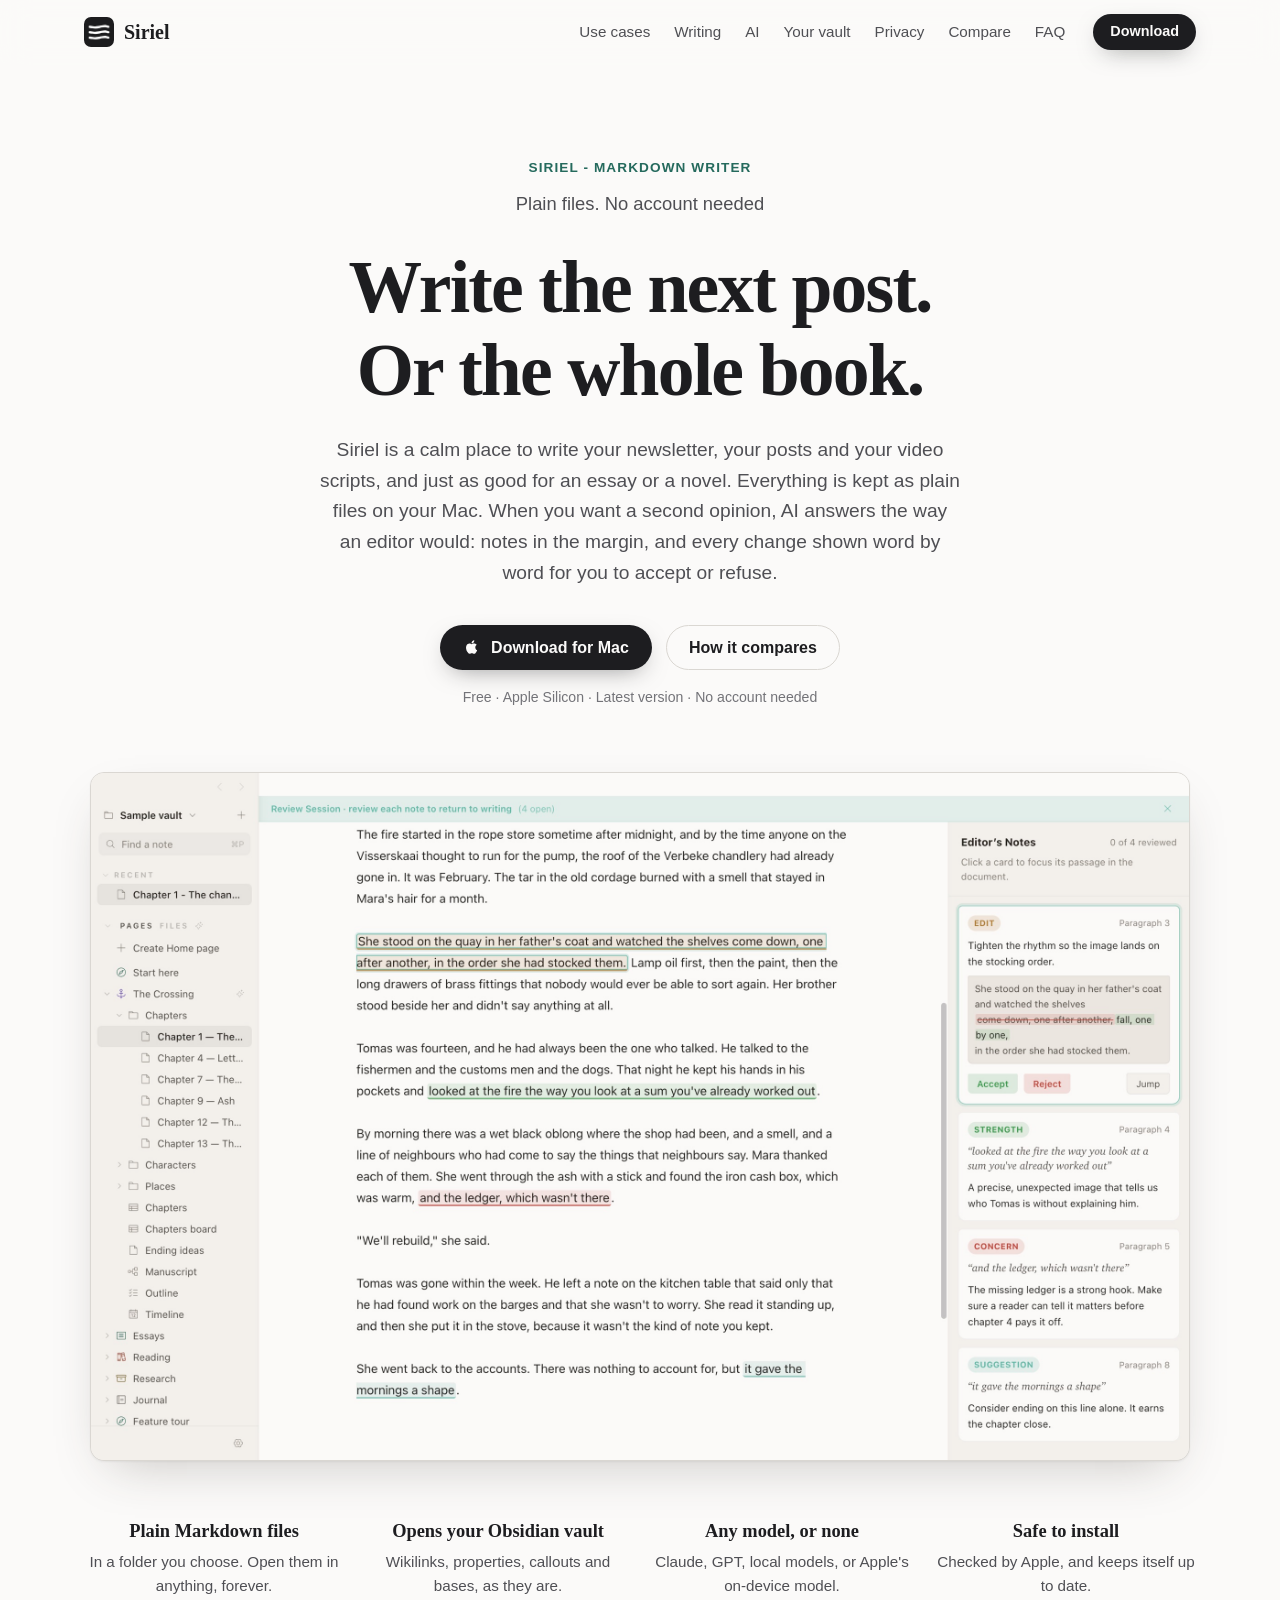
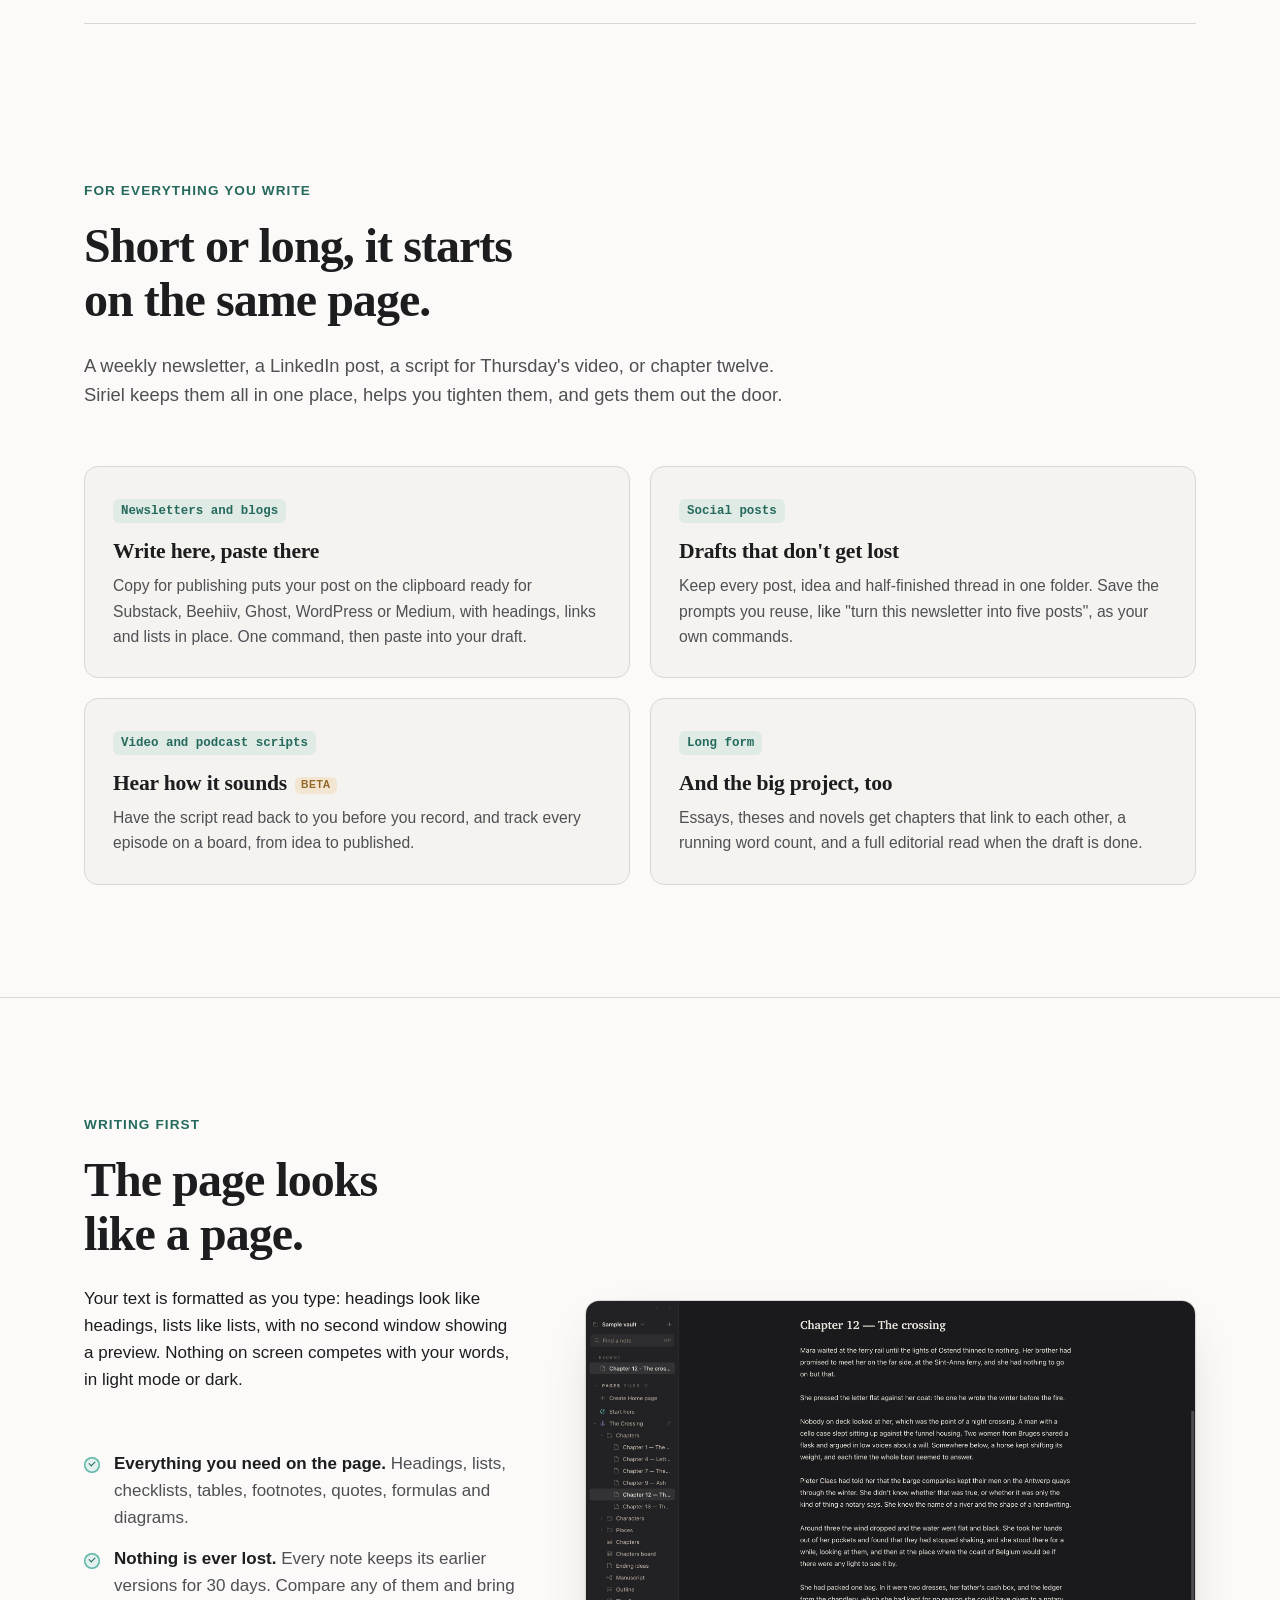
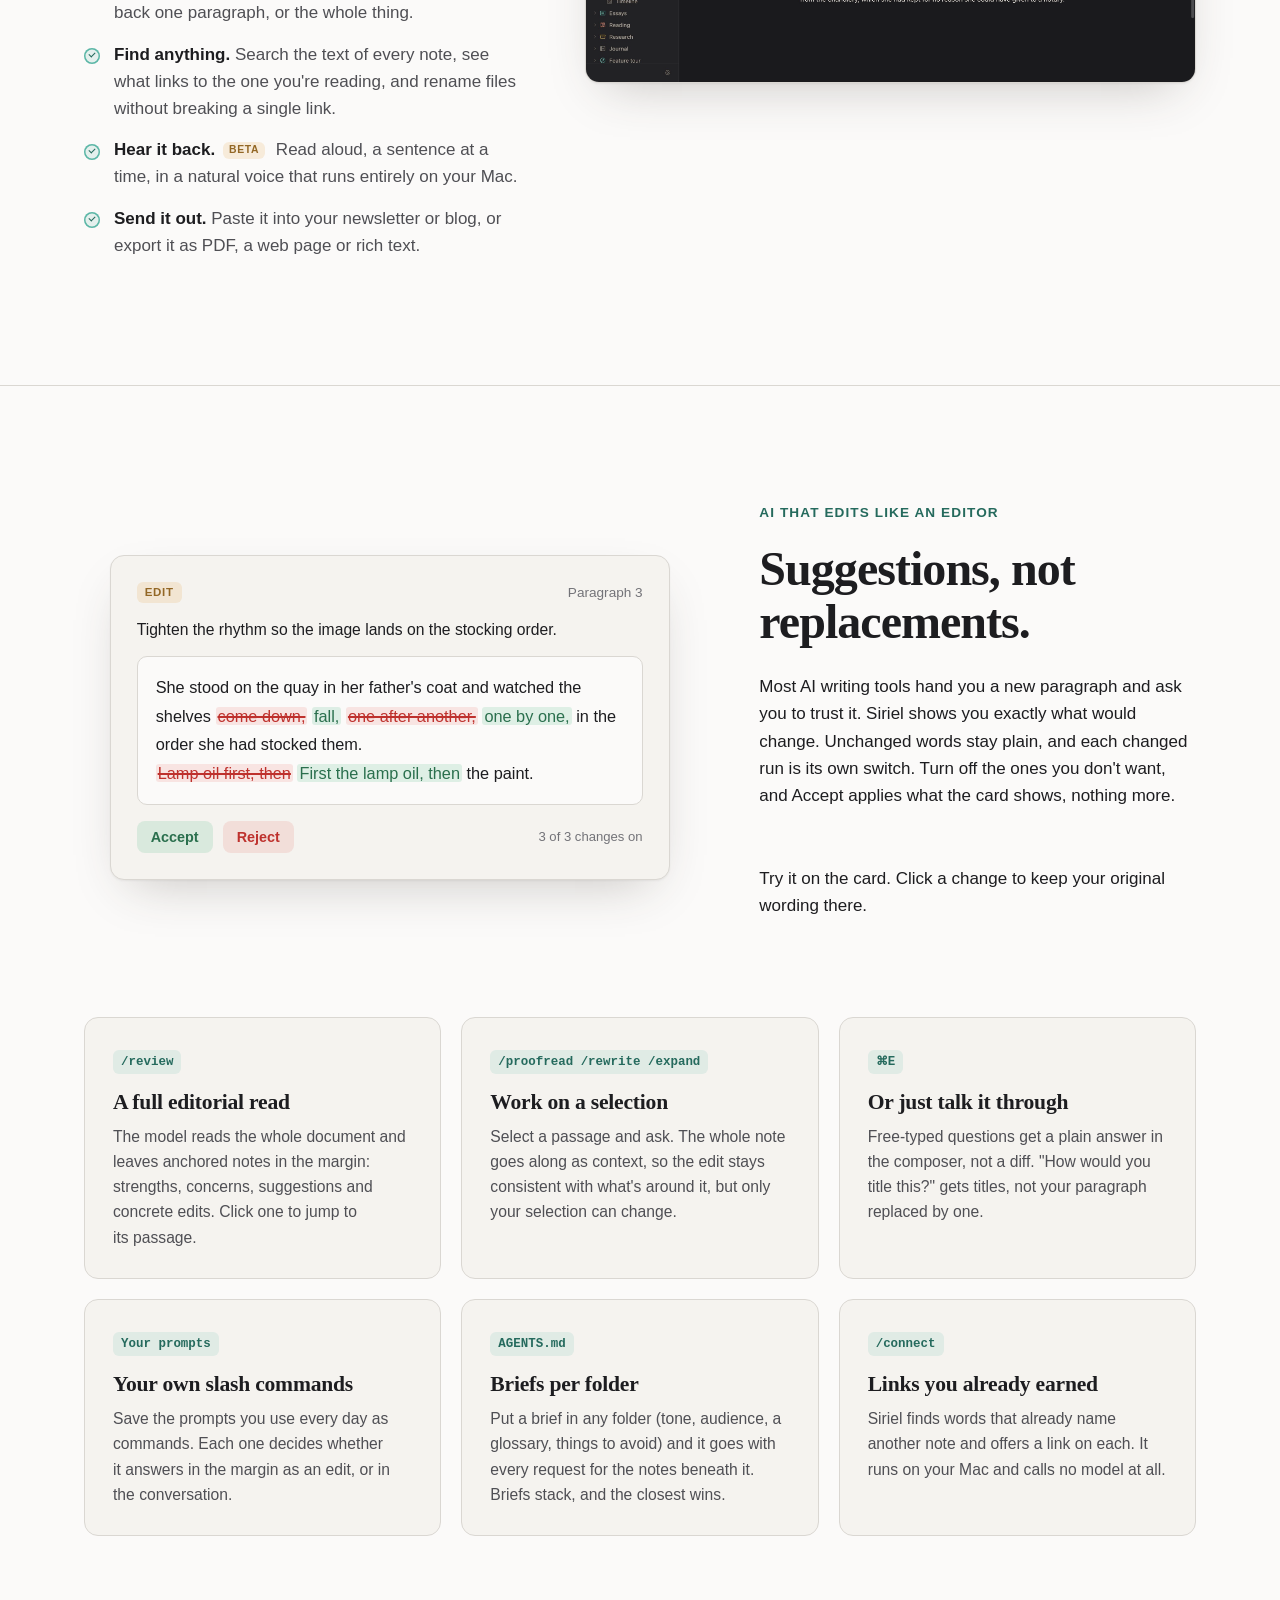
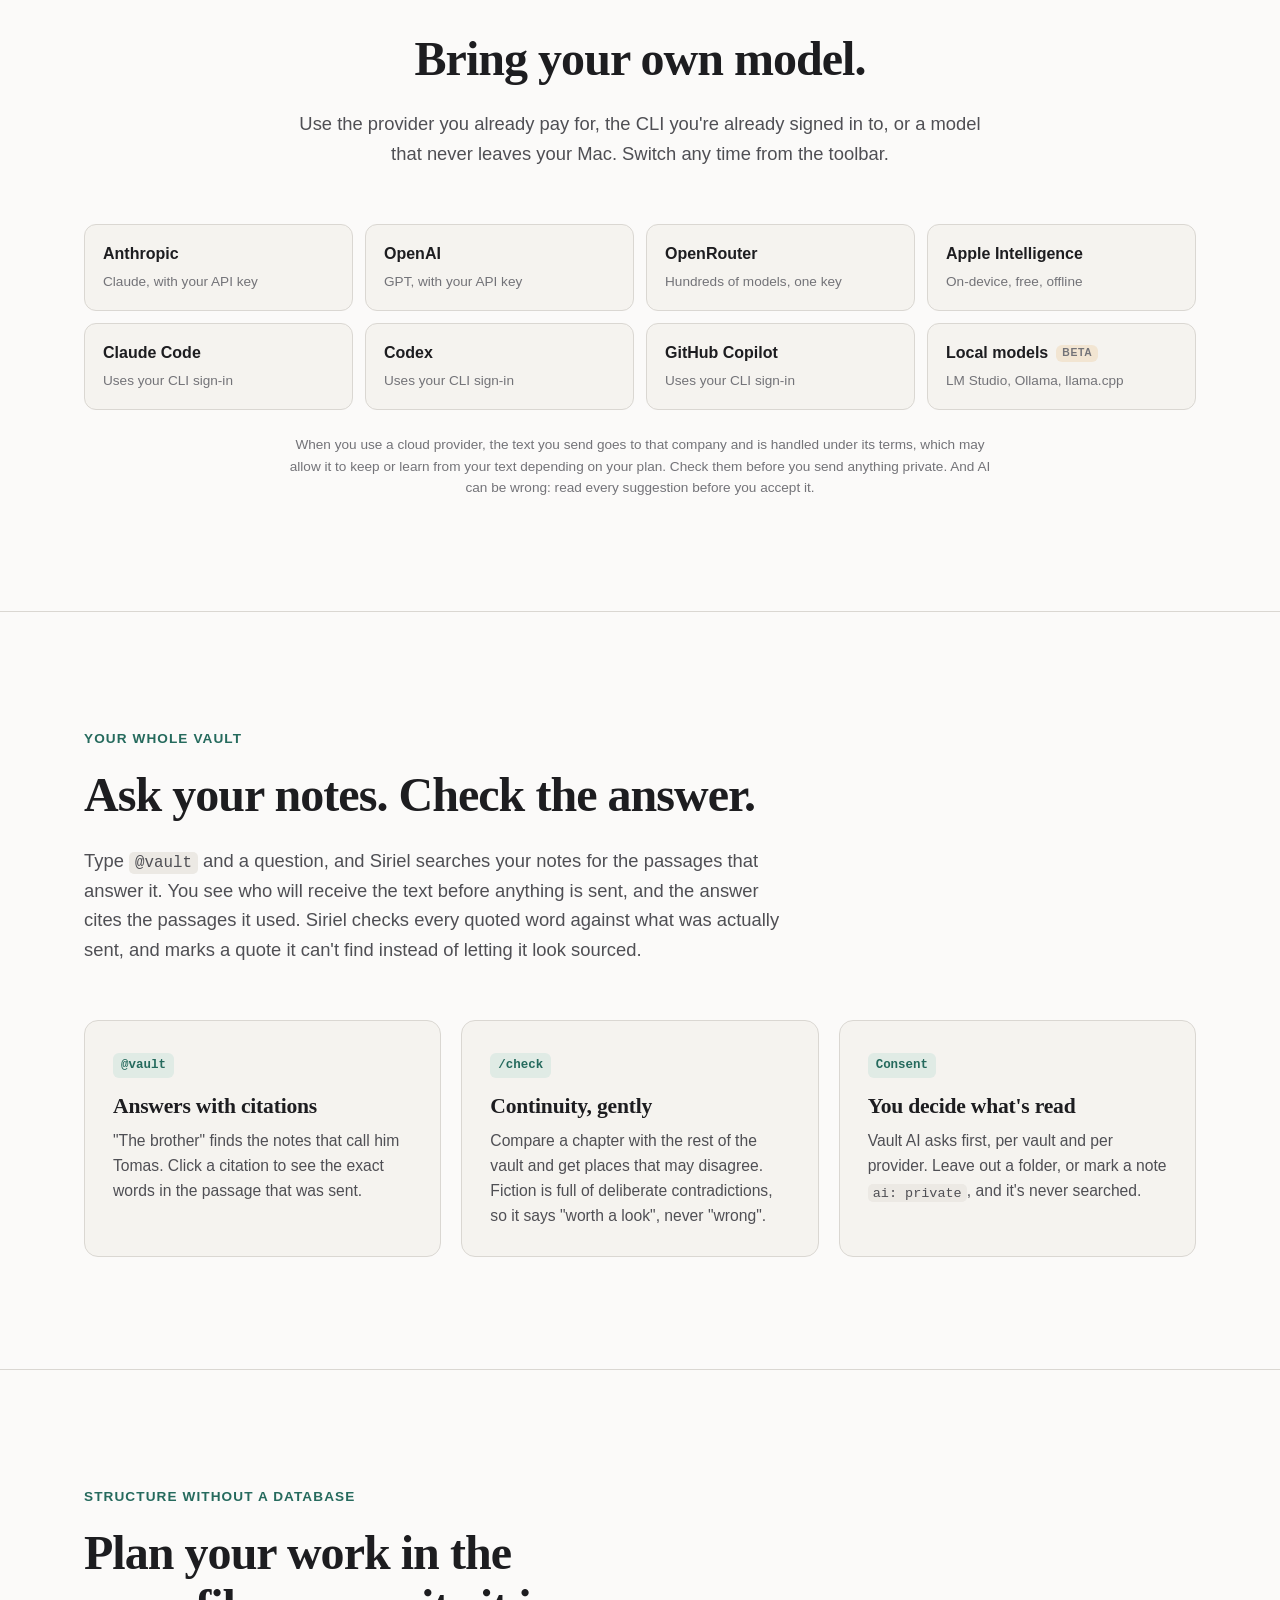
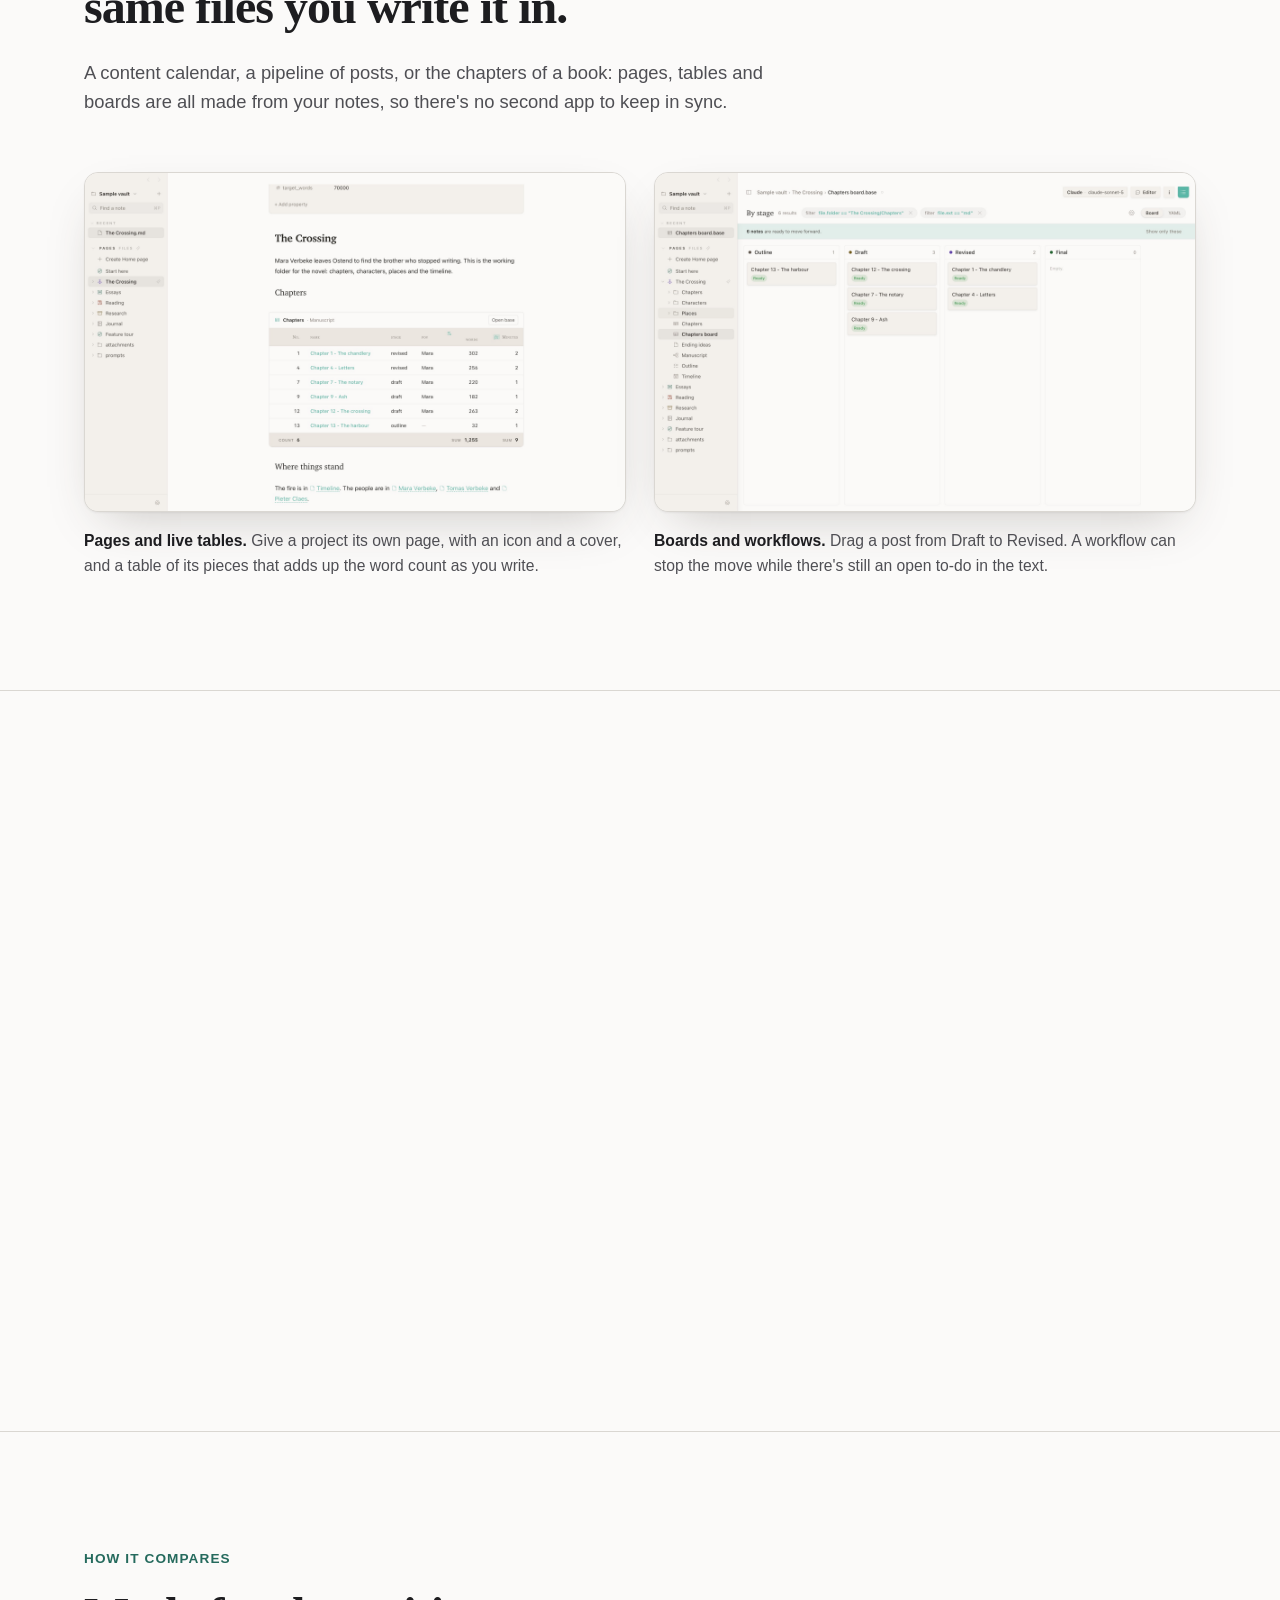
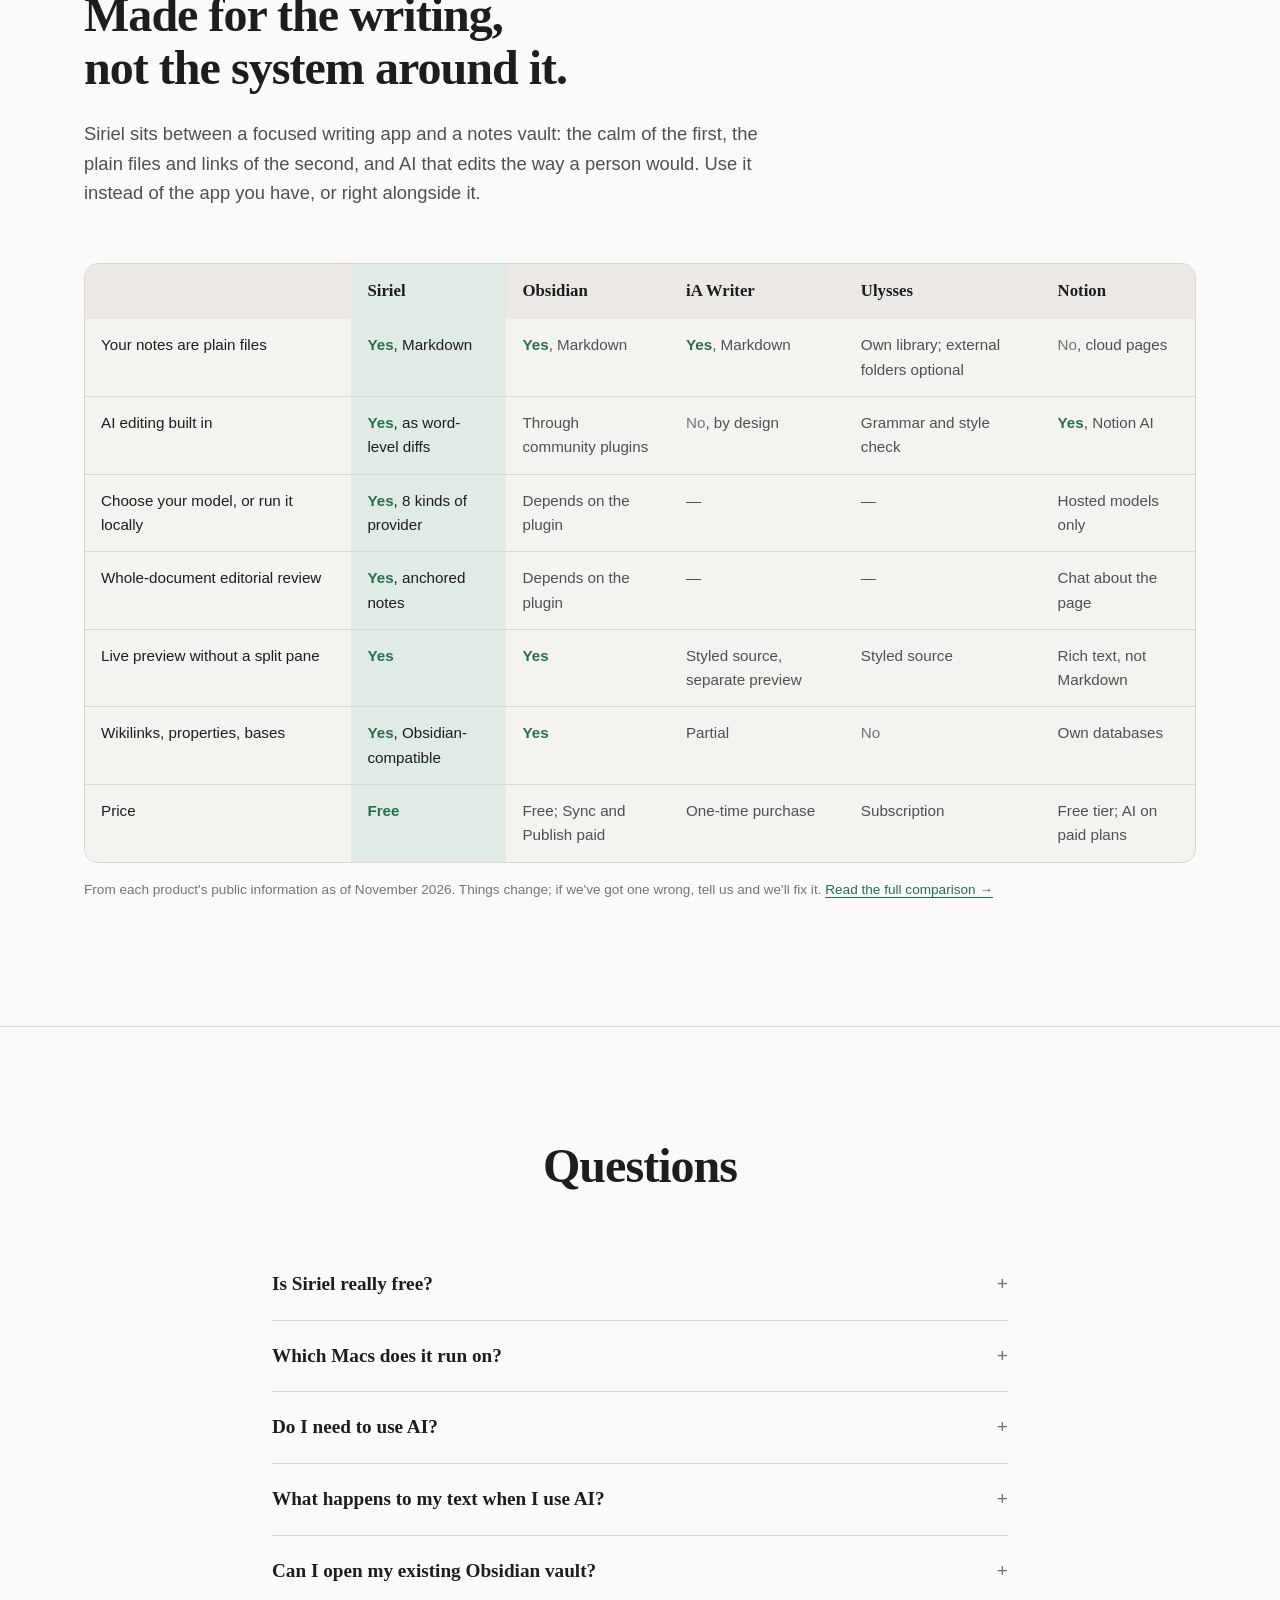
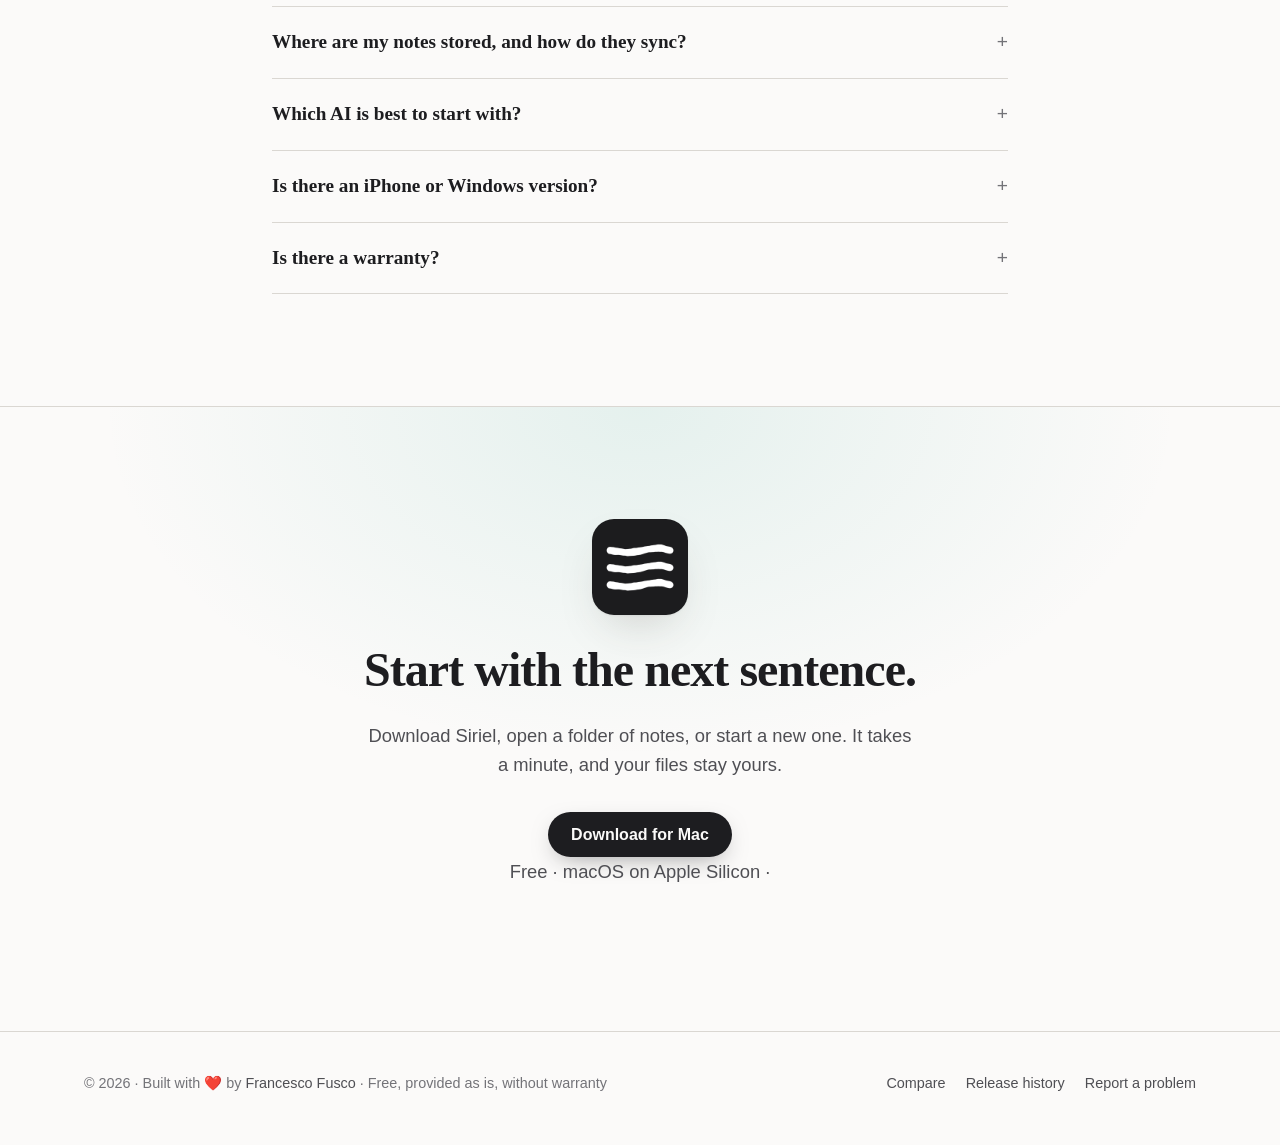
<file: index.html>
<!doctype html>
<html lang="en">
  <head>
    <meta charset="utf-8" />
    <meta name="viewport" content="width=device-width, initial-scale=1" />
    <title>Siriel - Markdown Writer</title>
    <meta
      name="description"
      content="Siriel is a free Markdown editor for Mac. Your notes stay plain files on your disk, and AI comes back as editor's notes you accept word by word. Works with your Obsidian vault and any model, including ones on your Mac."
    />
    <meta name="theme-color" content="#fbf9f6" media="(prefers-color-scheme: light)" />
    <meta name="theme-color" content="#19191b" media="(prefers-color-scheme: dark)" />
    <meta property="og:type" content="website" />
    <meta property="og:title" content="Siriel - Markdown Writer" />
    <meta
      property="og:description"
      content="Plain files. No account needed. A Markdown editor for Mac with an editor in the margin: your choice of model, every change shown word by word."
    />
    <meta
      property="og:image"
      content="https://siriel.francescofusco.com/assets/shots/review-light.jpg"
    />
    <meta name="twitter:card" content="summary_large_image" />
    <link rel="icon" type="image/png" href="assets/favicon.png" />
    <link rel="apple-touch-icon" href="assets/apple-touch-icon.png" />
    <link rel="stylesheet" href="styles.css" />
    <script>
      document.documentElement.classList.add('js')
    </script>
    <script src="site.js" defer></script>
  </head>
  <body>
    <a class="skip" href="#main">Skip to content</a>

    <header class="nav">
      <div class="wrap">
        <a class="brand" href="./"><img src="assets/icon-512.png" alt="" />Siriel</a>
        <ul class="nav-links">
          <li><a href="#uses">Use cases</a></li>
          <li><a href="#writing">Writing</a></li>
          <li><a href="#ai">AI</a></li>
          <li><a href="#vault">Your vault</a></li>
          <li><a href="#privacy">Privacy</a></li>
          <li><a href="compare.html">Compare</a></li>
          <li><a href="#faq">FAQ</a></li>
        </ul>
        <a
          class="btn btn-primary btn-small"
          data-download
          href="https://github.com/fuscofrancesco/siriel-releases/releases/latest"
          >Download</a
        >
      </div>
    </header>

    <main id="main">
      <!-- Hero -->
      <div class="hero">
        <div class="wrap">
          <span class="eyebrow">Siriel - Markdown Writer</span>
          <p class="subtitle">Plain files. No account needed</p>
          <h1>Write the next post.<br />Or the whole book.</h1>
          <p class="lede">
            Siriel is a calm place to write your newsletter, your posts and your video scripts, and
            just as good for an essay or a novel. Everything is kept as plain files on your Mac.
            When you want a second opinion, AI answers the way an editor would: notes in the margin,
            and every change shown word by word for you to accept or refuse.
          </p>
          <div class="cta-row">
            <a
              class="btn btn-primary"
              data-download
              href="https://github.com/fuscofrancesco/siriel-releases/releases/latest"
            >
              <svg viewBox="0 0 24 24" fill="currentColor" aria-hidden="true">
                <path
                  d="M16.37 12.6c-.02-2.3 1.88-3.4 1.96-3.46-1.07-1.56-2.73-1.78-3.32-1.8-1.41-.15-2.76.83-3.48.83-.72 0-1.82-.81-3-.79-1.54.02-2.96.9-3.75 2.27-1.6 2.78-.41 6.9 1.15 9.16.76 1.1 1.67 2.34 2.86 2.3 1.15-.05 1.58-.74 2.97-.74s1.78.74 3 .72c1.24-.02 2.02-1.12 2.77-2.23.88-1.28 1.24-2.52 1.26-2.59-.03-.01-2.4-.92-2.42-3.67ZM14.1 5.86c.63-.77 1.06-1.83.94-2.89-.91.04-2.02.61-2.67 1.37-.58.67-1.1 1.76-.96 2.8 1.02.08 2.06-.51 2.69-1.28Z"
                />
              </svg>
              Download for Mac
            </a>
            <a class="btn btn-ghost" href="compare.html">How it compares</a>
          </div>
          <p class="cta-meta">
            Free · Apple Silicon · <span data-version>Latest version</span> · No account needed
          </p>

          <picture>
            <source srcset="assets/shots/review-dark.jpg" media="(prefers-color-scheme: dark)" />
            <img
              class="shot reveal"
              src="assets/shots/review-light.jpg"
              width="2400"
              height="1500"
              alt="Siriel with a chapter of a novel open. On the right, an Editor's Notes rail holds four notes; the first proposes an edit shown as a word-level diff, with Accept and Reject buttons."
            />
          </picture>

          <div class="strip">
            <div>
              <strong>Plain Markdown files</strong>
              In a folder you choose. Open them in anything, forever.
            </div>
            <div>
              <strong>Opens your Obsidian vault</strong>
              Wikilinks, properties, callouts and bases, as they are.
            </div>
            <div>
              <strong>Any model, or none</strong>
              Claude, GPT, local models, or Apple's on-device model.
            </div>
            <div>
              <strong>Safe to install</strong>
              Checked by Apple, and keeps itself up to date.
            </div>
          </div>
        </div>
      </div>

      <!-- Use cases -->
      <section id="uses">
        <div class="wrap">
          <div class="section-head reveal">
            <span class="eyebrow">For everything you write</span>
            <h2>Short or long, it starts on the same page.</h2>
            <p>
              A weekly newsletter, a LinkedIn post, a script for Thursday's video, or chapter
              twelve. Siriel keeps them all in one place, helps you tighten them, and gets them out
              the door.
            </p>
          </div>
          <div class="grid two">
            <div class="card reveal">
              <span class="kicker">Newsletters and blogs</span>
              <h3>Write here, paste there</h3>
              <p>
                Copy for publishing puts your post on the clipboard ready for Substack, Beehiiv,
                Ghost, WordPress or Medium, with headings, links and lists in place. One command,
                then paste into your draft.
              </p>
            </div>
            <div class="card reveal">
              <span class="kicker">Social posts</span>
              <h3>Drafts that don't get lost</h3>
              <p>
                Keep every post, idea and half-finished thread in one folder. Save the prompts you
                reuse, like "turn this newsletter into five posts", as your own commands.
              </p>
            </div>
            <div class="card reveal">
              <span class="kicker">Video and podcast scripts</span>
              <h3>Hear how it sounds<span class="tag beta">Beta</span></h3>
              <p>
                Have the script read back to you before you record, and track every episode on a
                board, from idea to published.
              </p>
            </div>
            <div class="card reveal">
              <span class="kicker">Long form</span>
              <h3>And the big project, too</h3>
              <p>
                Essays, theses and novels get chapters that link to each other, a running word
                count, and a full editorial read when the draft is done.
              </p>
            </div>
          </div>
        </div>
      </section>

      <!-- Writing -->
      <section id="writing">
        <div class="wrap split">
          <div class="reveal">
            <span class="eyebrow">Writing first</span>
            <h2>The page looks like a page.</h2>
            <p class="section-head">
              Your text is formatted as you type: headings look like headings, lists like lists,
              with no second window showing a preview. Nothing on screen competes with your words,
              in light mode or dark.
            </p>
            <ul class="ticks">
              <li>
                <strong>Everything you need on the page.</strong> Headings, lists, checklists,
                tables, footnotes, quotes, formulas and diagrams.
              </li>
              <li>
                <strong>Nothing is ever lost.</strong> Every note keeps its earlier versions for 30
                days. Compare any of them and bring back one paragraph, or the whole thing.
              </li>
              <li>
                <strong>Find anything.</strong> Search the text of every note, see what links to the
                one you're reading, and rename files without breaking a single link.
              </li>
              <li>
                <strong>Hear it back.</strong><span class="tag beta">Beta</span> Read aloud, a
                sentence at a time, in a natural voice that runs entirely on your Mac.
              </li>
              <li>
                <strong>Send it out.</strong> Paste it into your newsletter or blog, or export it as
                PDF, a web page or rich text.
              </li>
            </ul>
          </div>
          <img
            class="shot reveal"
            src="assets/shots/editor-dark.jpg"
            width="2400"
            height="1500"
            loading="lazy"
            alt="A chapter open in Siriel's dark theme: a serif heading, wide margins and the vault's pages in the sidebar."
          />
        </div>
      </section>

      <!-- AI -->
      <section id="ai">
        <div class="wrap">
          <div class="split flip">
            <div class="reveal">
              <span class="eyebrow">AI that edits like an editor</span>
              <h2>Suggestions, not replacements.</h2>
              <p class="section-head">
                Most AI writing tools hand you a new paragraph and ask you to trust it. Siriel shows
                you exactly what would change. Unchanged words stay plain, and each changed run is
                its own switch. Turn off the ones you don't want, and Accept applies what the card
                shows, nothing more.
              </p>
              <p>Try it on the card. Click a change to keep your original wording there.</p>
            </div>

            <div class="demo reveal" data-diff-demo>
              <div class="demo-head">
                <span class="tag">Edit</span>
                <span>Paragraph 3</span>
              </div>
              <p class="demo-note">Tighten the rhythm so the image lands on the stocking order.</p>
              <div class="demo-body">
                She stood on the quay in her father's coat and watched the shelves
                <button class="hunk" type="button" aria-pressed="true">
                  <del>come down,</del> <ins>fall,</ins>
                </button>
                <button class="hunk" type="button" aria-pressed="true">
                  <del>one after another,</del> <ins>one by one,</ins>
                </button>
                in the order she had stocked them.
                <button class="hunk" type="button" aria-pressed="true">
                  <del>Lamp oil first, then</del> <ins>First the lamp oil, then</ins>
                </button>
                the paint.
              </div>
              <div class="demo-actions">
                <button class="demo-accept" type="button">Accept</button>
                <button class="demo-reject" type="button">Reject</button>
                <span class="demo-hint" aria-live="polite">3 of 3 changes on</span>
              </div>
            </div>
          </div>

          <div class="grid" style="margin-top: 80px">
            <div class="card reveal">
              <span class="kicker">/review</span>
              <h3>A full editorial read</h3>
              <p>
                The model reads the whole document and leaves anchored notes in the margin:
                strengths, concerns, suggestions and concrete edits. Click one to jump to its
                passage.
              </p>
            </div>
            <div class="card reveal">
              <span class="kicker">/proofread /rewrite /expand</span>
              <h3>Work on a selection</h3>
              <p>
                Select a passage and ask. The whole note goes along as context, so the edit stays
                consistent with what's around it, but only your selection can change.
              </p>
            </div>
            <div class="card reveal">
              <span class="kicker">⌘E</span>
              <h3>Or just talk it through</h3>
              <p>
                Free-typed questions get a plain answer in the composer, not a diff. "How would you
                title this?" gets titles, not your paragraph replaced by one.
              </p>
            </div>
            <div class="card reveal">
              <span class="kicker">Your prompts</span>
              <h3>Your own slash commands</h3>
              <p>
                Save the prompts you use every day as commands. Each one decides whether it answers
                in the margin as an edit, or in the conversation.
              </p>
            </div>
            <div class="card reveal">
              <span class="kicker">AGENTS.md</span>
              <h3>Briefs per folder</h3>
              <p>
                Put a brief in any folder (tone, audience, a glossary, things to avoid) and it goes
                with every request for the notes beneath it. Briefs stack, and the closest wins.
              </p>
            </div>
            <div class="card reveal">
              <span class="kicker">/connect</span>
              <h3>Links you already earned</h3>
              <p>
                Siriel finds words that already name another note and offers a link on each. It runs
                on your Mac and calls no model at all.
              </p>
            </div>
          </div>

          <div class="reveal" style="margin-top: 96px">
            <div class="section-head center">
              <h2>Bring your own model.</h2>
              <p>
                Use the provider you already pay for, the CLI you're already signed in to, or a
                model that never leaves your Mac. Switch any time from the toolbar.
              </p>
            </div>
            <div class="providers">
              <div><strong>Anthropic</strong><span>Claude, with your API key</span></div>
              <div><strong>OpenAI</strong><span>GPT, with your API key</span></div>
              <div><strong>OpenRouter</strong><span>Hundreds of models, one key</span></div>
              <div><strong>Apple Intelligence</strong><span>On-device, free, offline</span></div>
              <div><strong>Claude Code</strong><span>Uses your CLI sign-in</span></div>
              <div><strong>Codex</strong><span>Uses your CLI sign-in</span></div>
              <div><strong>GitHub Copilot</strong><span>Uses your CLI sign-in</span></div>
              <div>
                <strong>Local models<span class="tag beta">Beta</span></strong
                ><span>LM Studio, Ollama, llama.cpp</span>
              </div>
            </div>
            <p class="fineprint">
              When you use a cloud provider, the text you send goes to that company and is handled
              under its terms, which may allow it to keep or learn from your text depending on your
              plan. Check them before you send anything private. And AI can be wrong: read every
              suggestion before you accept it.
            </p>
          </div>
        </div>
      </section>

      <!-- Vault -->
      <section id="vault">
        <div class="wrap">
          <div class="section-head reveal">
            <span class="eyebrow">Your whole vault</span>
            <h2>Ask your notes. Check the answer.</h2>
            <p>
              Type <code>@vault</code> and a question, and Siriel searches your notes for the
              passages that answer it. You see who will receive the text before anything is sent,
              and the answer cites the passages it used. Siriel checks every quoted word against
              what was actually sent, and marks a quote it can't find instead of letting it look
              sourced.
            </p>
          </div>
          <div class="grid">
            <div class="card reveal">
              <span class="kicker">@vault</span>
              <h3>Answers with citations</h3>
              <p>
                "The brother" finds the notes that call him Tomas. Click a citation to see the exact
                words in the passage that was sent.
              </p>
            </div>
            <div class="card reveal">
              <span class="kicker">/check</span>
              <h3>Continuity, gently</h3>
              <p>
                Compare a chapter with the rest of the vault and get places that may disagree.
                Fiction is full of deliberate contradictions, so it says "worth a look", never
                "wrong".
              </p>
            </div>
            <div class="card reveal">
              <span class="kicker">Consent</span>
              <h3>You decide what's read</h3>
              <p>
                Vault AI asks first, per vault and per provider. Leave out a folder, or mark a note
                <code>ai: private</code>, and it's never searched.
              </p>
            </div>
          </div>
        </div>
      </section>

      <!-- Organise -->
      <section id="organise">
        <div class="wrap">
          <div class="section-head reveal">
            <span class="eyebrow">Structure without a database</span>
            <h2>Plan your work in the same files you write it in.</h2>
            <p>
              A content calendar, a pipeline of posts, or the chapters of a book: pages, tables and
              boards are all made from your notes, so there's no second app to keep in sync.
            </p>
          </div>
          <div class="gallery">
            <figure class="reveal">
              <img
                class="shot"
                src="assets/shots/crossing.jpg"
                width="2400"
                height="1500"
                loading="lazy"
                alt="A novel's folder page with a cover, and a live table of its chapters showing stage, point of view, word count and reading time with totals."
              />
              <figcaption>
                <strong>Pages and live tables.</strong> Give a project its own page, with an icon
                and a cover, and a table of its pieces that adds up the word count as you write.
              </figcaption>
            </figure>
            <figure class="reveal">
              <img
                class="shot"
                src="assets/shots/board.jpg"
                width="2400"
                height="1500"
                loading="lazy"
                alt="A board with columns Outline, Draft, Revised and Final, each holding chapter cards."
              />
              <figcaption>
                <strong>Boards and workflows.</strong> Drag a post from Draft to Revised. A workflow
                can stop the move while there's still an open to-do in the text.
              </figcaption>
            </figure>
          </div>
        </div>
      </section>

      <!-- Privacy -->
      <section id="privacy">
        <div class="wrap split">
          <div class="reveal">
            <span class="eyebrow">Private by default</span>
            <h2>Your writing goes nowhere you didn't send it.</h2>
            <p class="section-head">
              Siriel has no account, no server and no analytics. Your notes are files in a folder
              you choose, synced however you already sync them. Text reaches a model only when you
              ask, and only the model you picked.
            </p>
          </div>
          <ul class="ticks reveal">
            <li>
              <strong>Files, not a database.</strong> Plain Markdown, readable by any editor, git,
              Obsidian or iCloud Drive. Leaving Siriel means closing it.
            </li>
            <li>
              <strong>Nothing leaves without you.</strong> No telemetry. The only requests are the
              AI calls you start, link previews you can turn off, and the update check.
            </li>
            <li>
              <strong>Agents kept on a leash.</strong> When Siriel uses Claude Code or Codex to
              write, their tools are turned off, so a note can't ask them to read your files or run
              commands.
            </li>
            <li>
              <strong>On-device when you want it.</strong> Apple's model, a local model or the
              natural read-aloud voice all run on your Mac, offline. Local models and the natural
              voice are in beta.
            </li>
            <li>
              <strong>Cloud AI follows the provider's rules.</strong> Text you send to Anthropic,
              OpenAI or any other cloud provider is handled under their terms, not ours. Pick an
              on-device model when that matters.
            </li>
            <li>
              <strong>Machine stuff stays on the machine.</strong> Search index and note history
              live in your home folder, never in the vault, so they don't clutter your sync.
            </li>
          </ul>
        </div>
      </section>

      <!-- Compare -->
      <section id="compare">
        <div class="wrap">
          <div class="section-head reveal">
            <span class="eyebrow">How it compares</span>
            <h2>Made for the writing, not the system around it.</h2>
            <p>
              Siriel sits between a focused writing app and a notes vault: the calm of the first,
              the plain files and links of the second, and AI that edits the way a person would. Use
              it instead of the app you have, or right alongside it.
            </p>
          </div>
          <div class="table-scroll reveal">
            <table class="compare">
              <thead>
                <tr>
                  <th scope="col"></th>
                  <th scope="col" class="us">Siriel</th>
                  <th scope="col">Obsidian</th>
                  <th scope="col">iA Writer</th>
                  <th scope="col">Ulysses</th>
                  <th scope="col">Notion</th>
                </tr>
              </thead>
              <tbody>
                <tr>
                  <th scope="row">Your notes are plain files</th>
                  <td class="us"><span class="yes">Yes</span>, Markdown</td>
                  <td><span class="yes">Yes</span>, Markdown</td>
                  <td><span class="yes">Yes</span>, Markdown</td>
                  <td>Own library; external folders optional</td>
                  <td><span class="no">No</span>, cloud pages</td>
                </tr>
                <tr>
                  <th scope="row">AI editing built in</th>
                  <td class="us"><span class="yes">Yes</span>, as word-level diffs</td>
                  <td>Through community plugins</td>
                  <td><span class="no">No</span>, by design</td>
                  <td>Grammar and style check</td>
                  <td><span class="yes">Yes</span>, Notion AI</td>
                </tr>
                <tr>
                  <th scope="row">Choose your model, or run it locally</th>
                  <td class="us"><span class="yes">Yes</span>, 8 kinds of provider</td>
                  <td>Depends on the plugin</td>
                  <td>—</td>
                  <td>—</td>
                  <td>Hosted models only</td>
                </tr>
                <tr>
                  <th scope="row">Whole-document editorial review</th>
                  <td class="us"><span class="yes">Yes</span>, anchored notes</td>
                  <td>Depends on the plugin</td>
                  <td>—</td>
                  <td>—</td>
                  <td>Chat about the page</td>
                </tr>
                <tr>
                  <th scope="row">Live preview without a split pane</th>
                  <td class="us"><span class="yes">Yes</span></td>
                  <td><span class="yes">Yes</span></td>
                  <td>Styled source, separate preview</td>
                  <td>Styled source</td>
                  <td>Rich text, not Markdown</td>
                </tr>
                <tr>
                  <th scope="row">Wikilinks, properties, bases</th>
                  <td class="us"><span class="yes">Yes</span>, Obsidian-compatible</td>
                  <td><span class="yes">Yes</span></td>
                  <td>Partial</td>
                  <td><span class="no">No</span></td>
                  <td>Own databases</td>
                </tr>
                <tr>
                  <th scope="row">Price</th>
                  <td class="us"><span class="yes">Free</span></td>
                  <td>Free; Sync and Publish paid</td>
                  <td>One-time purchase</td>
                  <td>Subscription</td>
                  <td>Free tier; AI on paid plans</td>
                </tr>
              </tbody>
            </table>
          </div>
          <p class="fineprint">
            From each product's public information as of November 2026. Things change; if we've got
            one wrong, tell us and we'll fix it.
            <a href="compare.html">Read the full comparison →</a>
          </p>
        </div>
      </section>

      <!-- FAQ -->
      <section id="faq">
        <div class="wrap">
          <div class="section-head center reveal">
            <h2>Questions</h2>
          </div>
          <div class="faq">
            <details>
              <summary>Is Siriel really free?</summary>
              <p>
                Yes. Download it and use all of it; there's no trial, account or paywall. If you use
                a paid AI provider, you pay them directly with your own key, or use a free on-device
                model instead.
              </p>
            </details>
            <details>
              <summary>Which Macs does it run on?</summary>
              <p>
                Macs with Apple Silicon (M1 or later). Apple has checked the app, so it opens like
                any other app you download, and it updates itself when a new version is out.
              </p>
            </details>
            <details>
              <summary>Do I need to use AI?</summary>
              <p>
                No. Siriel is a complete writing app without it. AI does nothing until you choose a
                provider in Settings, and even then only when you ask.
              </p>
            </details>
            <details>
              <summary>What happens to my text when I use AI?</summary>
              <p>
                It goes to the provider you picked, and only when you ask. With Apple's on-device
                model or a local model, it never leaves your Mac. With a cloud provider, it's
                handled under that provider's terms, which can include keeping it or using it to
                train their models, depending on your plan. AI also makes mistakes, so treat every
                suggestion as a suggestion.
              </p>
            </details>
            <details>
              <summary>Can I open my existing Obsidian vault?</summary>
              <p>
                Yes. Press <kbd>⌘O</kbd> and choose the folder. Wikilinks, frontmatter properties,
                callouts, embeds and <code>.base</code> files work as they are, and Siriel writes
                nothing Obsidian can't read. Use both on the same vault if you like.
              </p>
            </details>
            <details>
              <summary>Where are my notes stored, and how do they sync?</summary>
              <p>
                Wherever you put the folder. Siriel doesn't sync; it works with whatever you already
                use: iCloud Drive, Dropbox, git, or a USB stick. It's built to stay responsive on
                iCloud Drive even while it's syncing.
              </p>
            </details>
            <details>
              <summary>Which AI is best to start with?</summary>
              <p>
                If your Mac has Apple Intelligence, the on-device model is free and needs no setup,
                which makes it a good first try. For a full-document review of a long chapter, a
                larger model like Claude or GPT gives deeper notes. You can switch per request.
              </p>
            </details>
            <details>
              <summary>Is there an iPhone or Windows version?</summary>
              <p>
                Not yet. Siriel is a Mac app today. Your notes are plain files, so any Markdown app
                can open them on other devices in the meantime.
              </p>
            </details>
            <details>
              <summary>Is there a warranty?</summary>
              <p>
                No. Siriel is free and provided as is, without any warranty. You use it at your own
                risk, and its developer isn't responsible for lost data, misuse or any other problem
                that comes from using it. Keep backups of anything that matters.
              </p>
            </details>
          </div>
        </div>
      </section>

      <!-- Final CTA -->
      <section class="final">
        <div class="wrap reveal">
          <img class="icon" src="assets/icon-512.png" alt="" width="96" height="96" />
          <h2>Start with the next sentence.</h2>
          <p>
            Download Siriel, open a folder of notes, or start a new one. It takes a minute, and your
            files stay yours.
          </p>
          <div class="cta-row">
            <a
              class="btn btn-primary"
              data-download
              href="https://github.com/fuscofrancesco/siriel-releases/releases/latest"
              >Download for Mac</a
            >
          </div>
          <p class="cta-meta">Free · macOS on Apple Silicon · <span data-version></span></p>
        </div>
      </section>
    </main>

    <footer>
      <div class="wrap">
        <span
          >© <span data-year>2026</span> · Built with
          <span role="img" aria-label="love">❤️</span> by
          <a href="https://francescofusco.com">Francesco Fusco</a> · Free, provided as is, without
          warranty</span
        >
        <nav aria-label="Footer">
          <a href="compare.html">Compare</a>
          <a href="https://github.com/fuscofrancesco/siriel-releases/releases">Release history</a>
          <a href="https://github.com/fuscofrancesco/siriel-releases/issues">Report a problem</a>
        </nav>
      </div>
    </footer>
  </body>
</html>
</file>
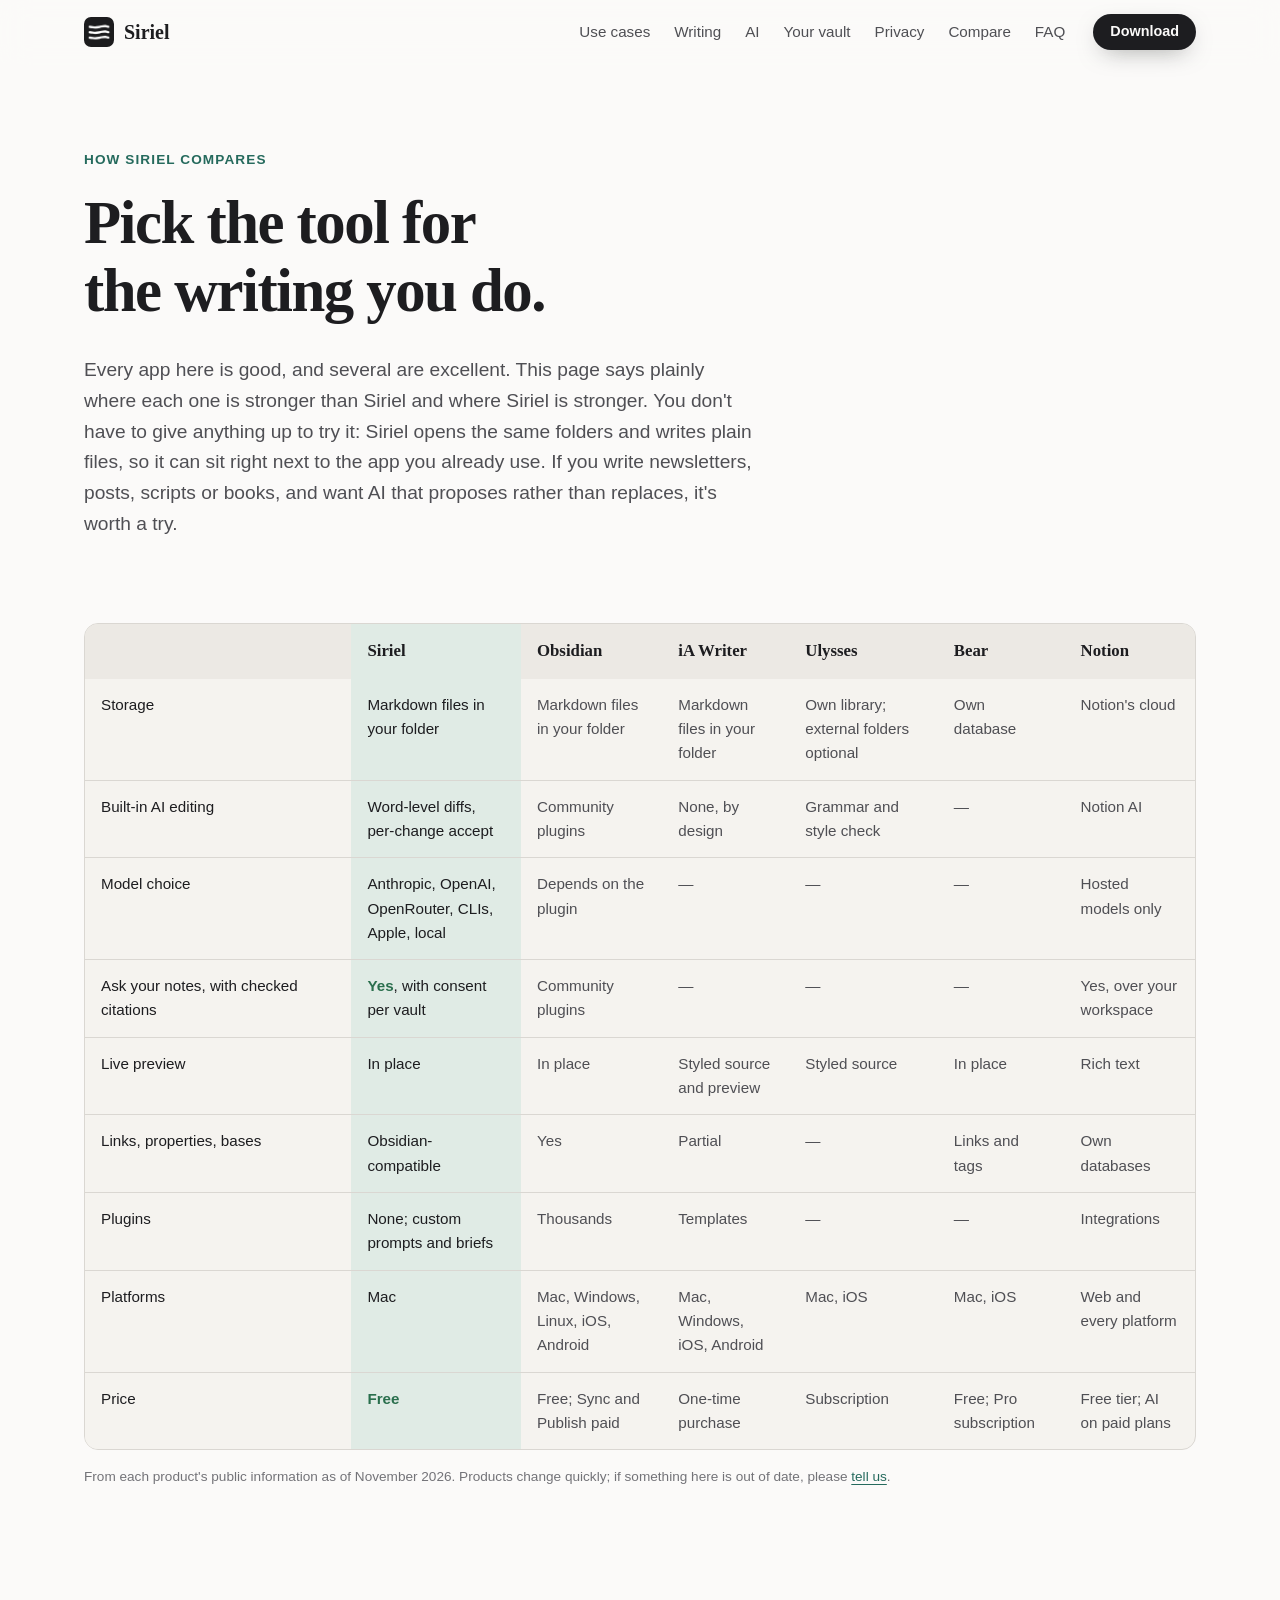
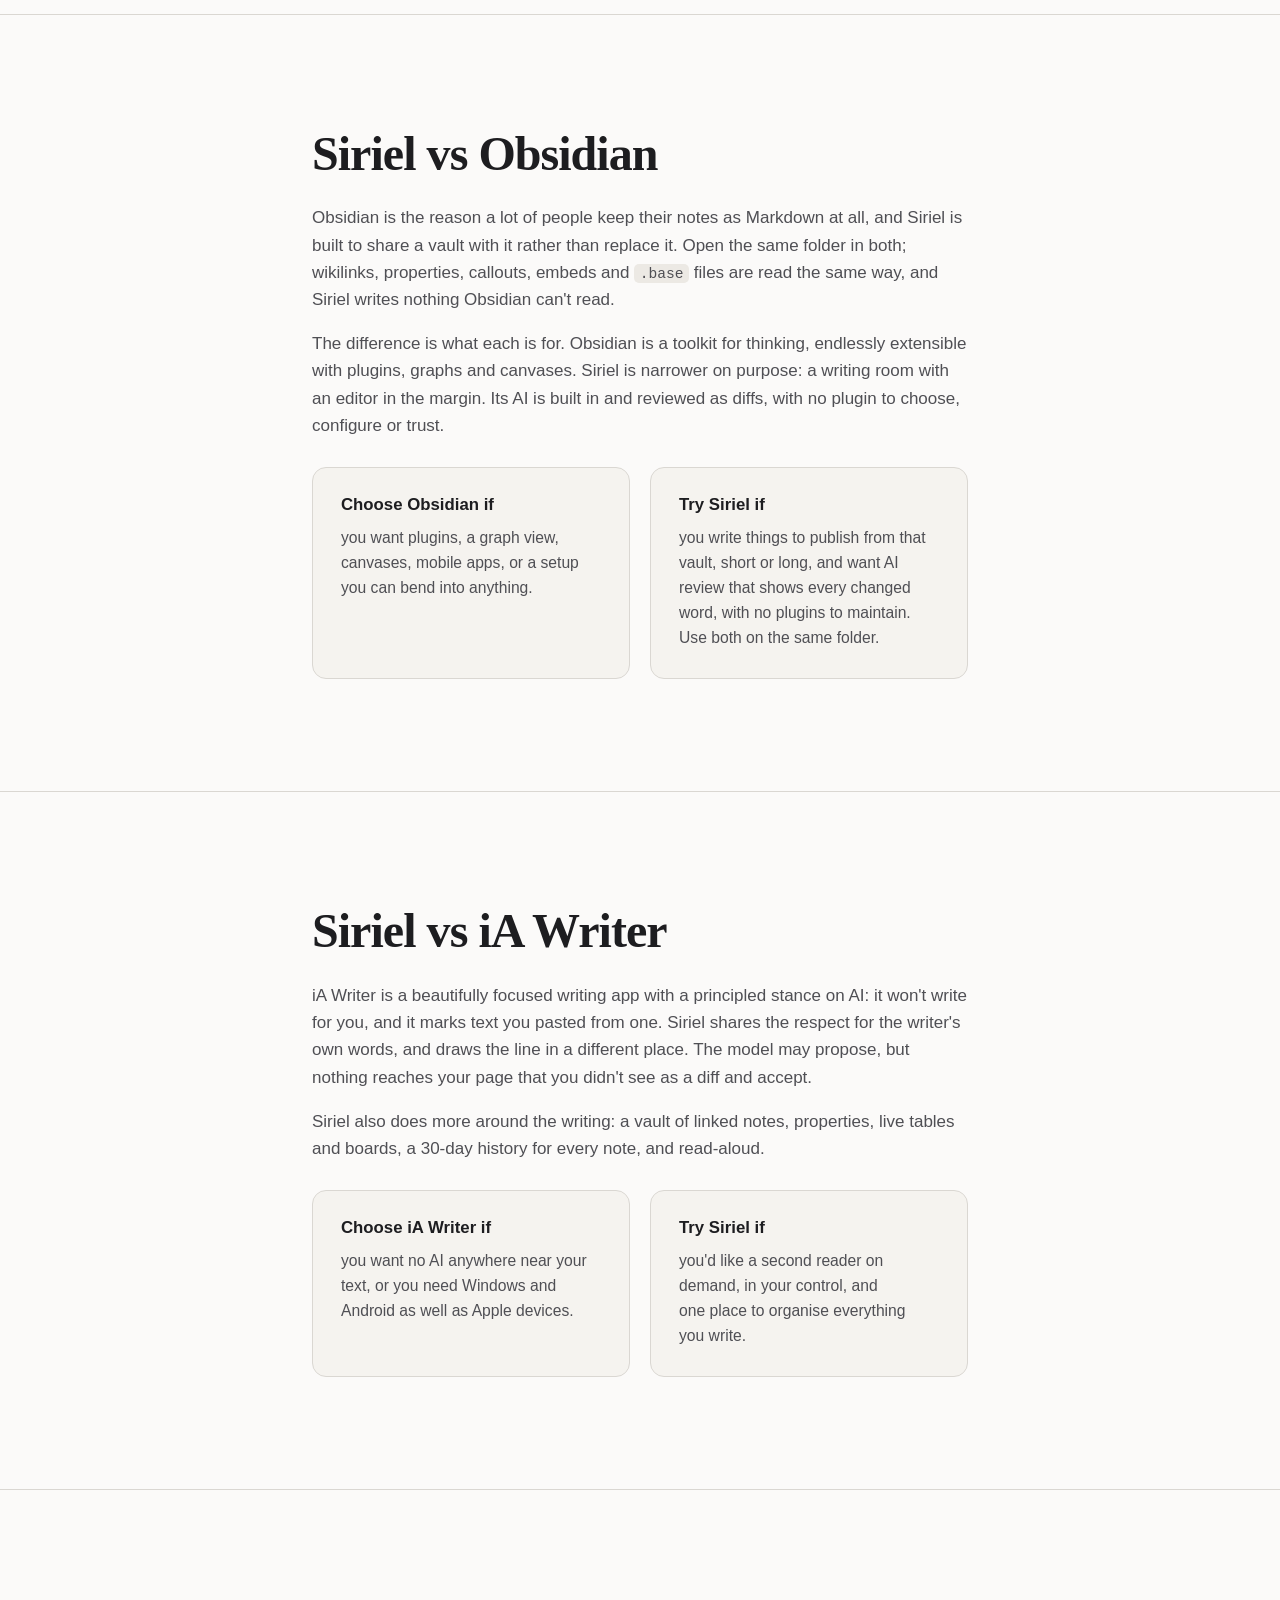
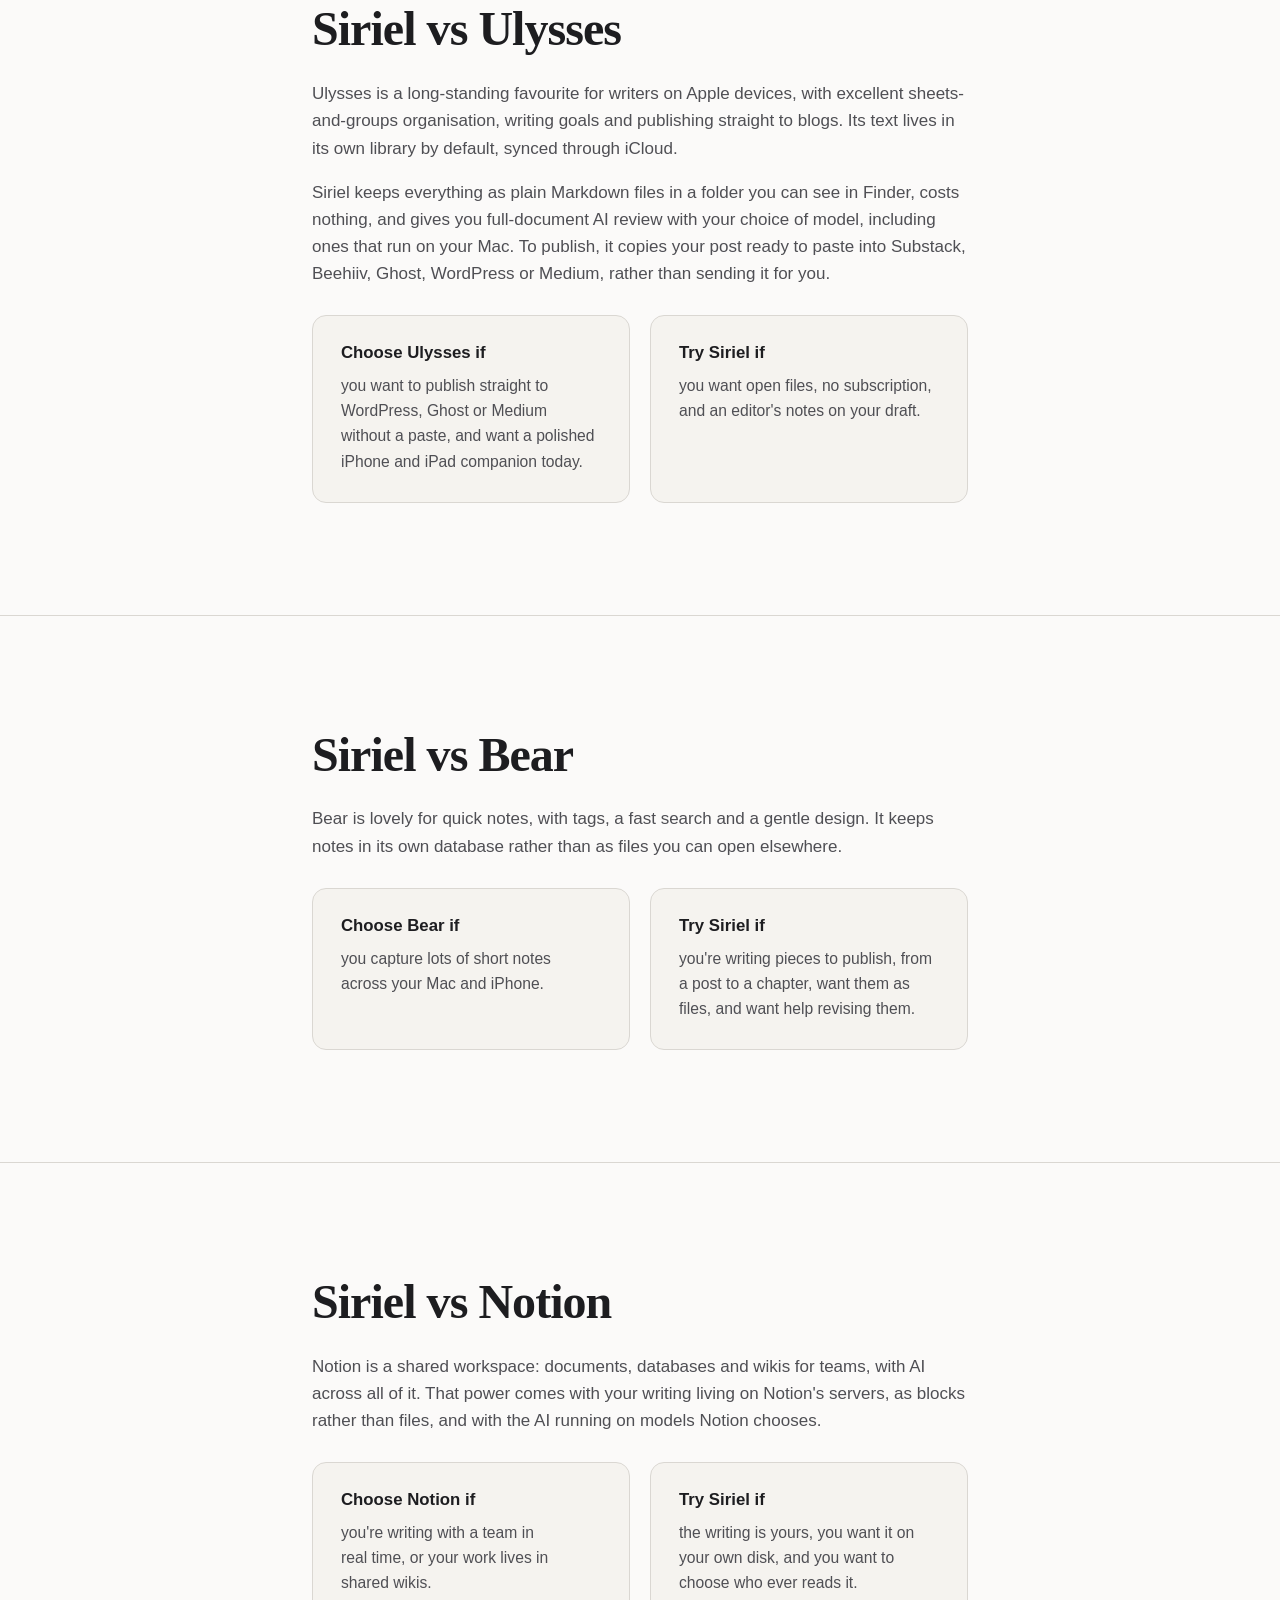
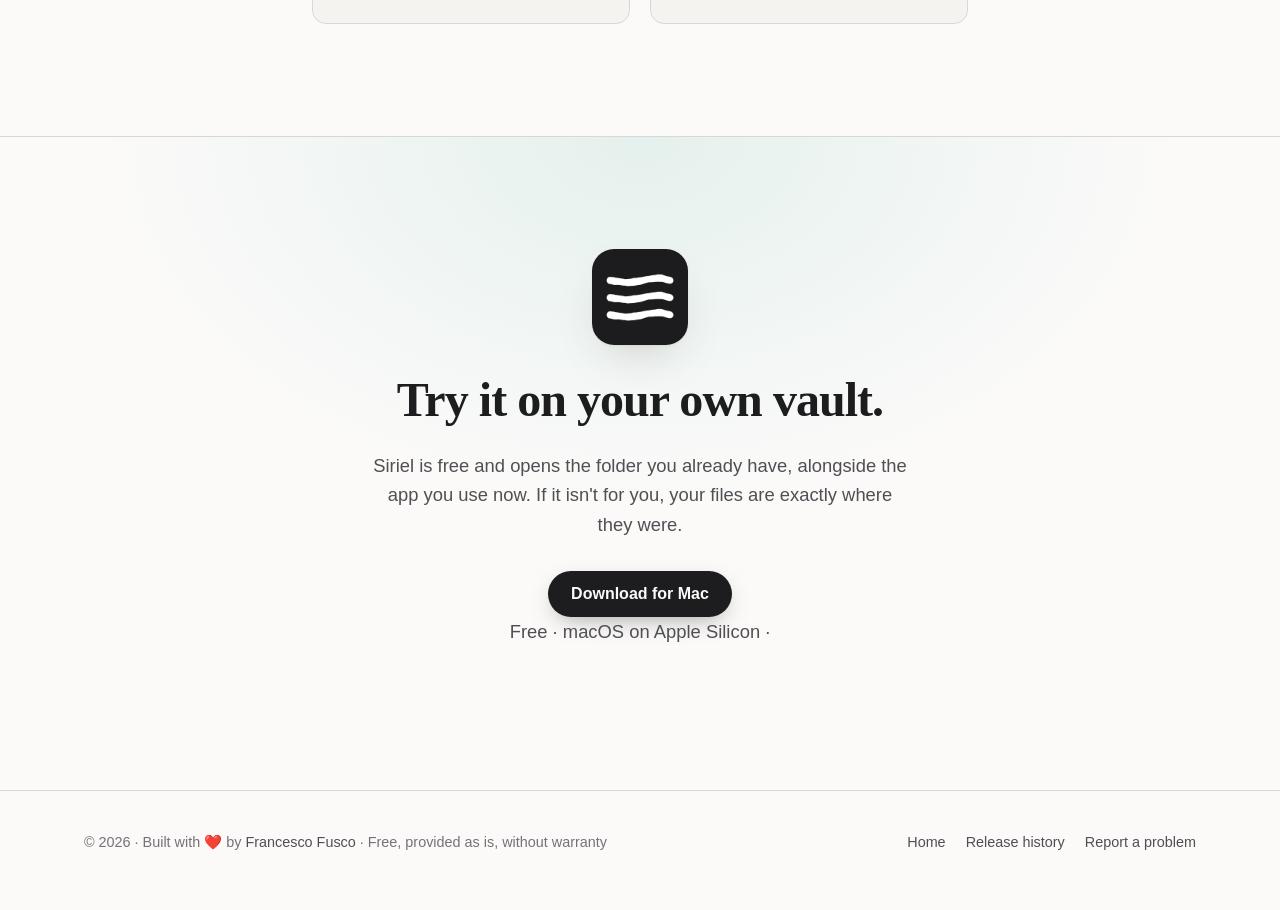
<file: compare.html>
<!doctype html>
<html lang="en">
  <head>
    <meta charset="utf-8" />
    <meta name="viewport" content="width=device-width, initial-scale=1" />
    <title>Siriel compared with Obsidian, iA Writer, Ulysses, Bear and Notion</title>
    <meta
      name="description"
      content="An honest comparison of Siriel with Obsidian, iA Writer, Ulysses, Bear and Notion: where each one is stronger, and how Siriel can sit alongside the app you already use."
    />
    <meta name="theme-color" content="#fbf9f6" media="(prefers-color-scheme: light)" />
    <meta name="theme-color" content="#19191b" media="(prefers-color-scheme: dark)" />
    <meta property="og:title" content="Siriel compared" />
    <meta
      property="og:image"
      content="https://siriel.francescofusco.com/assets/shots/review-light.jpg"
    />
    <link rel="icon" type="image/png" href="assets/favicon.png" />
    <link rel="apple-touch-icon" href="assets/apple-touch-icon.png" />
    <link rel="stylesheet" href="styles.css" />
    <script>
      document.documentElement.classList.add('js')
    </script>
    <script src="site.js" defer></script>
  </head>
  <body>
    <a class="skip" href="#main">Skip to content</a>

    <header class="nav">
      <div class="wrap">
        <a class="brand" href="./"><img src="assets/icon-512.png" alt="" />Siriel</a>
        <ul class="nav-links">
          <li><a href="./#uses">Use cases</a></li>
          <li><a href="./#writing">Writing</a></li>
          <li><a href="./#ai">AI</a></li>
          <li><a href="./#vault">Your vault</a></li>
          <li><a href="./#privacy">Privacy</a></li>
          <li><a href="compare.html" aria-current="page">Compare</a></li>
          <li><a href="./#faq">FAQ</a></li>
        </ul>
        <a
          class="btn btn-primary btn-small"
          data-download
          href="https://github.com/fuscofrancesco/siriel-releases/releases/latest"
          >Download</a
        >
      </div>
    </header>

    <main id="main">
      <div class="page-hero">
        <div class="wrap">
          <span class="eyebrow">How Siriel compares</span>
          <h1>Pick the tool for the writing you do.</h1>
          <p class="lede">
            Every app here is good, and several are excellent. This page says plainly where each one
            is stronger than Siriel and where Siriel is stronger. You don't have to give anything up
            to try it: Siriel opens the same folders and writes plain files, so it can sit right
            next to the app you already use. If you write newsletters, posts, scripts or books, and
            want AI that proposes rather than replaces, it's worth a try.
          </p>
        </div>
      </div>

      <section style="padding-top: 24px">
        <div class="wrap">
          <div class="table-scroll reveal">
            <table class="compare">
              <thead>
                <tr>
                  <th scope="col"></th>
                  <th scope="col" class="us">Siriel</th>
                  <th scope="col">Obsidian</th>
                  <th scope="col">iA Writer</th>
                  <th scope="col">Ulysses</th>
                  <th scope="col">Bear</th>
                  <th scope="col">Notion</th>
                </tr>
              </thead>
              <tbody>
                <tr>
                  <th scope="row">Storage</th>
                  <td class="us">Markdown files in your folder</td>
                  <td>Markdown files in your folder</td>
                  <td>Markdown files in your folder</td>
                  <td>Own library; external folders optional</td>
                  <td>Own database</td>
                  <td>Notion's cloud</td>
                </tr>
                <tr>
                  <th scope="row">Built-in AI editing</th>
                  <td class="us">Word-level diffs, per-change accept</td>
                  <td>Community plugins</td>
                  <td>None, by design</td>
                  <td>Grammar and style check</td>
                  <td>—</td>
                  <td>Notion AI</td>
                </tr>
                <tr>
                  <th scope="row">Model choice</th>
                  <td class="us">Anthropic, OpenAI, OpenRouter, CLIs, Apple, local</td>
                  <td>Depends on the plugin</td>
                  <td>—</td>
                  <td>—</td>
                  <td>—</td>
                  <td>Hosted models only</td>
                </tr>
                <tr>
                  <th scope="row">Ask your notes, with checked citations</th>
                  <td class="us"><span class="yes">Yes</span>, with consent per vault</td>
                  <td>Community plugins</td>
                  <td>—</td>
                  <td>—</td>
                  <td>—</td>
                  <td>Yes, over your workspace</td>
                </tr>
                <tr>
                  <th scope="row">Live preview</th>
                  <td class="us">In place</td>
                  <td>In place</td>
                  <td>Styled source and preview</td>
                  <td>Styled source</td>
                  <td>In place</td>
                  <td>Rich text</td>
                </tr>
                <tr>
                  <th scope="row">Links, properties, bases</th>
                  <td class="us">Obsidian-compatible</td>
                  <td>Yes</td>
                  <td>Partial</td>
                  <td>—</td>
                  <td>Links and tags</td>
                  <td>Own databases</td>
                </tr>
                <tr>
                  <th scope="row">Plugins</th>
                  <td class="us">None; custom prompts and briefs</td>
                  <td>Thousands</td>
                  <td>Templates</td>
                  <td>—</td>
                  <td>—</td>
                  <td>Integrations</td>
                </tr>
                <tr>
                  <th scope="row">Platforms</th>
                  <td class="us">Mac</td>
                  <td>Mac, Windows, Linux, iOS, Android</td>
                  <td>Mac, Windows, iOS, Android</td>
                  <td>Mac, iOS</td>
                  <td>Mac, iOS</td>
                  <td>Web and every platform</td>
                </tr>
                <tr>
                  <th scope="row">Price</th>
                  <td class="us"><span class="yes">Free</span></td>
                  <td>Free; Sync and Publish paid</td>
                  <td>One-time purchase</td>
                  <td>Subscription</td>
                  <td>Free; Pro subscription</td>
                  <td>Free tier; AI on paid plans</td>
                </tr>
              </tbody>
            </table>
          </div>
          <p class="fineprint">
            From each product's public information as of November 2026. Products change quickly; if
            something here is out of date, please
            <a href="https://github.com/fuscofrancesco/siriel-releases/issues">tell us</a>.
          </p>
        </div>
      </section>

      <section>
        <div class="wrap prose reveal">
          <h2>Siriel vs Obsidian</h2>
          <p>
            Obsidian is the reason a lot of people keep their notes as Markdown at all, and Siriel
            is built to share a vault with it rather than replace it. Open the same folder in both;
            wikilinks, properties, callouts, embeds and <code>.base</code> files are read the same
            way, and Siriel writes nothing Obsidian can't read.
          </p>
          <p>
            The difference is what each is for. Obsidian is a toolkit for thinking, endlessly
            extensible with plugins, graphs and canvases. Siriel is narrower on purpose: a writing
            room with an editor in the margin. Its AI is built in and reviewed as diffs, with no
            plugin to choose, configure or trust.
          </p>
          <div class="versus">
            <div class="card">
              <h3>Choose Obsidian if</h3>
              <p>
                you want plugins, a graph view, canvases, mobile apps, or a setup you can bend into
                anything.
              </p>
            </div>
            <div class="card">
              <h3>Try Siriel if</h3>
              <p>
                you write things to publish from that vault, short or long, and want AI review that
                shows every changed word, with no plugins to maintain. Use both on the same folder.
              </p>
            </div>
          </div>
        </div>
      </section>

      <section>
        <div class="wrap prose reveal">
          <h2>Siriel vs iA Writer</h2>
          <p>
            iA Writer is a beautifully focused writing app with a principled stance on AI: it won't
            write for you, and it marks text you pasted from one. Siriel shares the respect for the
            writer's own words, and draws the line in a different place. The model may propose, but
            nothing reaches your page that you didn't see as a diff and accept.
          </p>
          <p>
            Siriel also does more around the writing: a vault of linked notes, properties, live
            tables and boards, a 30-day history for every note, and read-aloud.
          </p>
          <div class="versus">
            <div class="card">
              <h3>Choose iA Writer if</h3>
              <p>
                you want no AI anywhere near your text, or you need Windows and Android as well as
                Apple devices.
              </p>
            </div>
            <div class="card">
              <h3>Try Siriel if</h3>
              <p>
                you'd like a second reader on demand, in your control, and one place to organise
                everything you write.
              </p>
            </div>
          </div>
        </div>
      </section>

      <section>
        <div class="wrap prose reveal">
          <h2>Siriel vs Ulysses</h2>
          <p>
            Ulysses is a long-standing favourite for writers on Apple devices, with excellent
            sheets-and-groups organisation, writing goals and publishing straight to blogs. Its text
            lives in its own library by default, synced through iCloud.
          </p>
          <p>
            Siriel keeps everything as plain Markdown files in a folder you can see in Finder, costs
            nothing, and gives you full-document AI review with your choice of model, including ones
            that run on your Mac. To publish, it copies your post ready to paste into Substack,
            Beehiiv, Ghost, WordPress or Medium, rather than sending it for you.
          </p>
          <div class="versus">
            <div class="card">
              <h3>Choose Ulysses if</h3>
              <p>
                you want to publish straight to WordPress, Ghost or Medium without a paste, and want
                a polished iPhone and iPad companion today.
              </p>
            </div>
            <div class="card">
              <h3>Try Siriel if</h3>
              <p>you want open files, no subscription, and an editor's notes on your draft.</p>
            </div>
          </div>
        </div>
      </section>

      <section>
        <div class="wrap prose reveal">
          <h2>Siriel vs Bear</h2>
          <p>
            Bear is lovely for quick notes, with tags, a fast search and a gentle design. It keeps
            notes in its own database rather than as files you can open elsewhere.
          </p>
          <div class="versus">
            <div class="card">
              <h3>Choose Bear if</h3>
              <p>you capture lots of short notes across your Mac and iPhone.</p>
            </div>
            <div class="card">
              <h3>Try Siriel if</h3>
              <p>
                you're writing pieces to publish, from a post to a chapter, want them as files, and
                want help revising them.
              </p>
            </div>
          </div>
        </div>
      </section>

      <section>
        <div class="wrap prose reveal">
          <h2>Siriel vs Notion</h2>
          <p>
            Notion is a shared workspace: documents, databases and wikis for teams, with AI across
            all of it. That power comes with your writing living on Notion's servers, as blocks
            rather than files, and with the AI running on models Notion chooses.
          </p>
          <div class="versus">
            <div class="card">
              <h3>Choose Notion if</h3>
              <p>you're writing with a team in real time, or your work lives in shared wikis.</p>
            </div>
            <div class="card">
              <h3>Try Siriel if</h3>
              <p>
                the writing is yours, you want it on your own disk, and you want to choose who ever
                reads it.
              </p>
            </div>
          </div>
        </div>
      </section>

      <section class="final">
        <div class="wrap reveal">
          <img class="icon" src="assets/icon-512.png" alt="" width="96" height="96" />
          <h2>Try it on your own vault.</h2>
          <p>
            Siriel is free and opens the folder you already have, alongside the app you use now. If
            it isn't for you, your files are exactly where they were.
          </p>
          <div class="cta-row">
            <a
              class="btn btn-primary"
              data-download
              href="https://github.com/fuscofrancesco/siriel-releases/releases/latest"
              >Download for Mac</a
            >
          </div>
          <p class="cta-meta">Free · macOS on Apple Silicon · <span data-version></span></p>
        </div>
      </section>
    </main>

    <footer>
      <div class="wrap">
        <span
          >© <span data-year>2026</span> · Built with
          <span role="img" aria-label="love">❤️</span> by
          <a href="https://francescofusco.com">Francesco Fusco</a> · Free, provided as is, without
          warranty</span
        >
        <nav aria-label="Footer">
          <a href="./">Home</a>
          <a href="https://github.com/fuscofrancesco/siriel-releases/releases">Release history</a>
          <a href="https://github.com/fuscofrancesco/siriel-releases/issues">Report a problem</a>
        </nav>
      </div>
    </footer>
  </body>
</html>
</file>
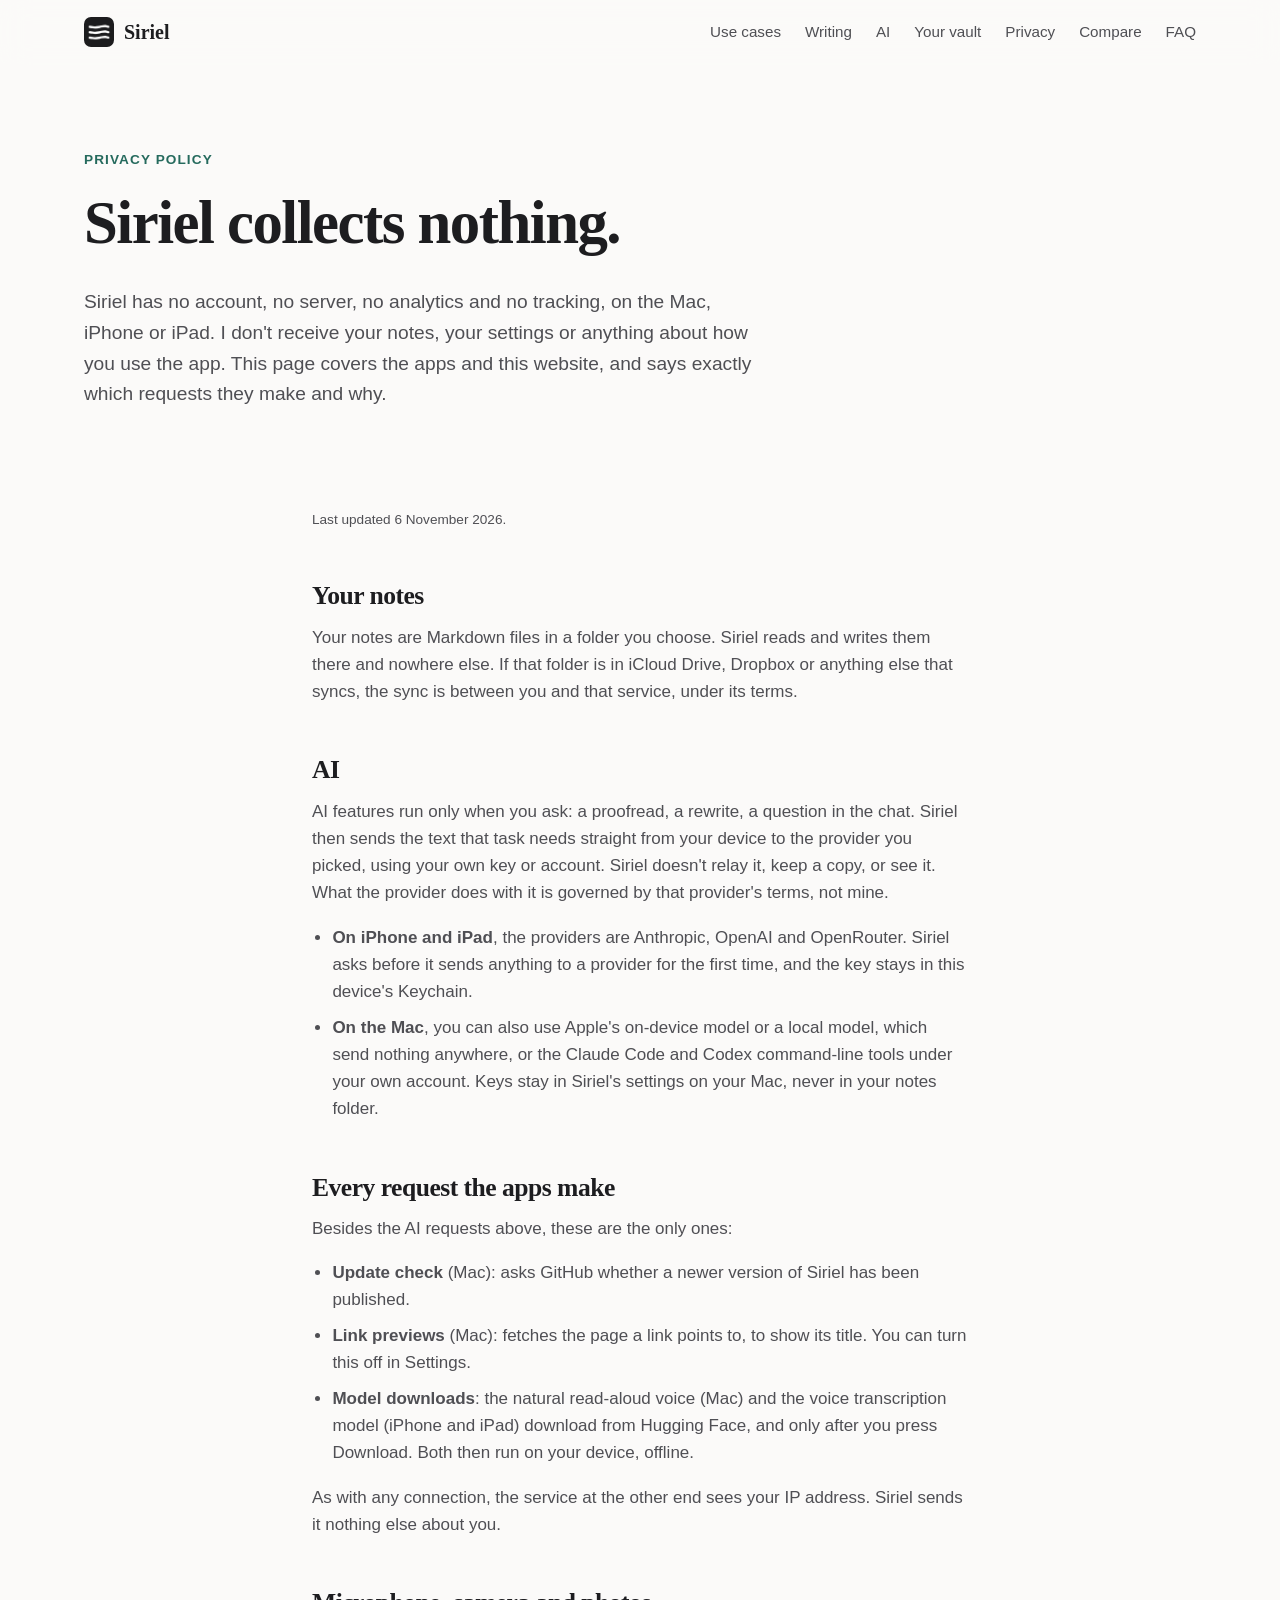
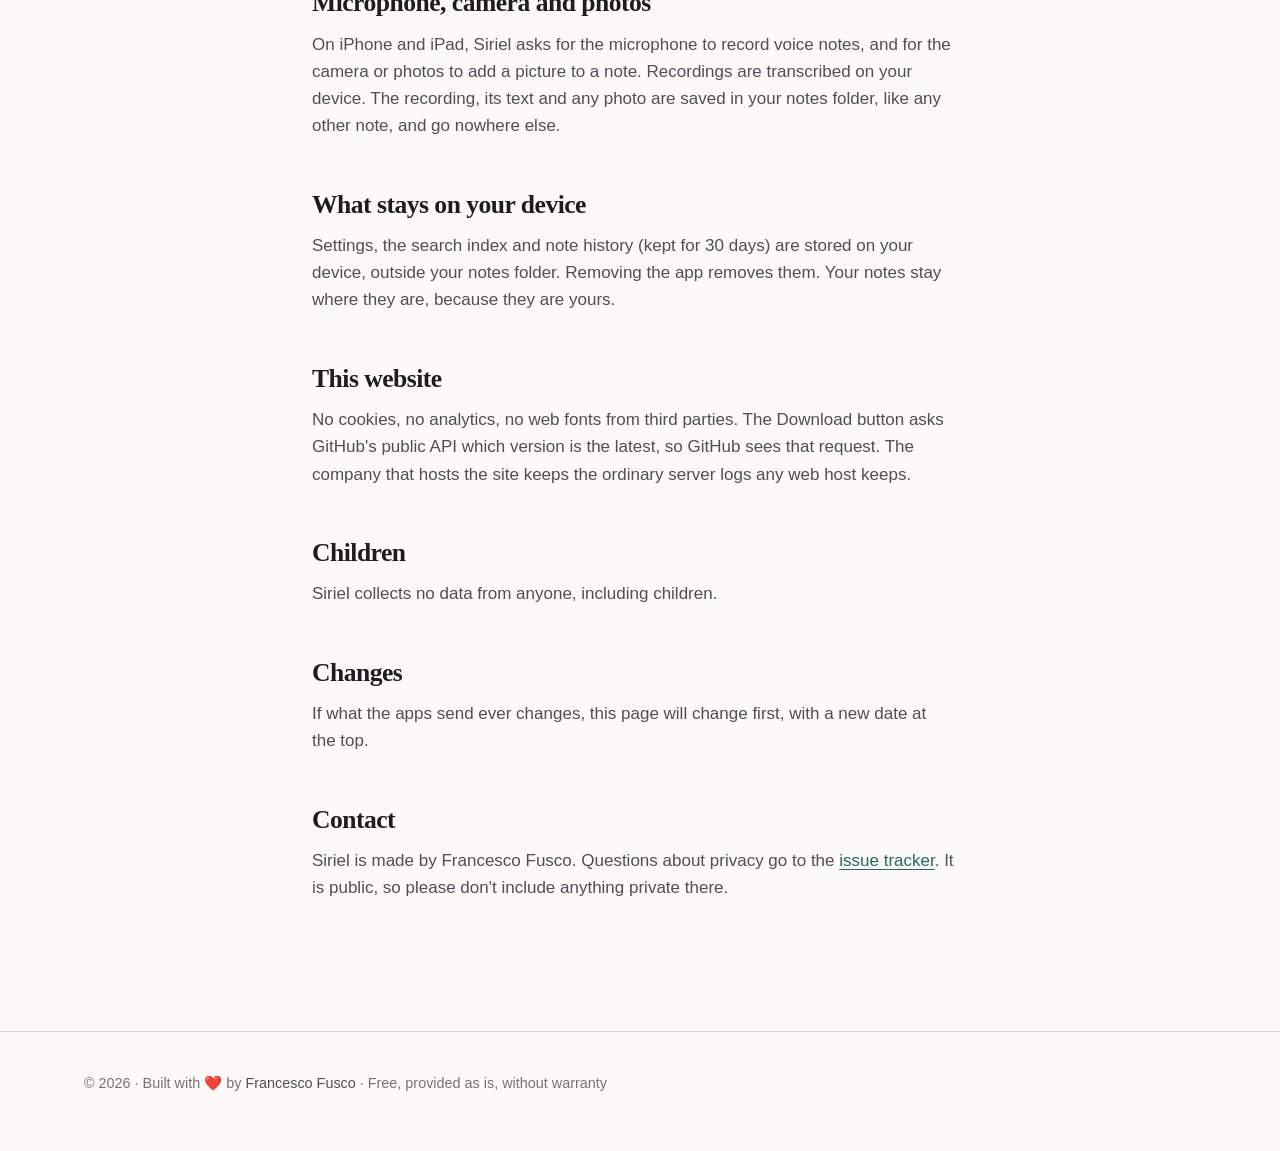
<file: privacy.html>
<!doctype html>
<html lang="en">
  <head>
    <meta charset="utf-8" />
    <meta name="viewport" content="width=device-width, initial-scale=1" />
    <title>Privacy · Siriel</title>
    <meta
      name="description"
      content="Siriel has no account, no server and no analytics. What the apps send, where, and only when you ask."
    />
    <!-- Not linked from the site until the iPhone and iPad app is out: it is the
         App Store's privacy policy URL. Drop noindex when it gets a link. -->
    <meta name="robots" content="noindex" />
    <meta name="theme-color" content="#fbf9f6" media="(prefers-color-scheme: light)" />
    <meta name="theme-color" content="#19191b" media="(prefers-color-scheme: dark)" />
    <link rel="icon" type="image/png" href="assets/favicon.png" />
    <link rel="apple-touch-icon" href="assets/apple-touch-icon.png" />
    <link rel="stylesheet" href="styles.css" />
    <script>
      document.documentElement.classList.add('js')
    </script>
    <script src="site.js" defer></script>
  </head>
  <body>
    <a class="skip" href="#main">Skip to content</a>

    <header class="nav">
      <div class="wrap">
        <a class="brand" href="./"><img src="assets/icon-512.png" alt="" />Siriel</a>
        <ul class="nav-links">
          <li><a href="./#uses">Use cases</a></li>
          <li><a href="./#writing">Writing</a></li>
          <li><a href="./#ai">AI</a></li>
          <li><a href="./#vault">Your vault</a></li>
          <li><a href="./#privacy">Privacy</a></li>
          <li><a href="compare.html">Compare</a></li>
          <li><a href="./#faq">FAQ</a></li>
        </ul>
      </div>
    </header>

    <main id="main">
      <div class="page-hero">
        <div class="wrap">
          <span class="eyebrow">Privacy policy</span>
          <h1>Siriel collects nothing.</h1>
          <p class="lede">
            Siriel has no account, no server, no analytics and no tracking, on the Mac, iPhone or
            iPad. I don't receive your notes, your settings or anything about how you use the app.
            This page covers the apps and this website, and says exactly which requests they make
            and why.
          </p>
        </div>
      </div>

      <section class="legal" style="padding-top: 24px">
        <div class="wrap prose">
          <p class="fineprint">Last updated 6 November 2026.</p>

          <h2>Your notes</h2>
          <p>
            Your notes are Markdown files in a folder you choose. Siriel reads and writes them there
            and nowhere else. If that folder is in iCloud Drive, Dropbox or anything else that
            syncs, the sync is between you and that service, under its terms.
          </p>

          <h2>AI</h2>
          <p>
            AI features run only when you ask: a proofread, a rewrite, a question in the chat.
            Siriel then sends the text that task needs straight from your device to the provider you
            picked, using your own key or account. Siriel doesn't relay it, keep a copy, or see it.
            What the provider does with it is governed by that provider's terms, not mine.
          </p>
          <ul>
            <li>
              <strong>On iPhone and iPad</strong>, the providers are Anthropic, OpenAI and
              OpenRouter. Siriel asks before it sends anything to a provider for the first time, and
              the key stays in this device's Keychain.
            </li>
            <li>
              <strong>On the Mac</strong>, you can also use Apple's on-device model or a local
              model, which send nothing anywhere, or the Claude Code and Codex command-line tools
              under your own account. Keys stay in Siriel's settings on your Mac, never in your
              notes folder.
            </li>
          </ul>

          <h2>Every request the apps make</h2>
          <p>Besides the AI requests above, these are the only ones:</p>
          <ul>
            <li>
              <strong>Update check</strong> (Mac): asks GitHub whether a newer version of Siriel has
              been published.
            </li>
            <li>
              <strong>Link previews</strong> (Mac): fetches the page a link points to, to show its
              title. You can turn this off in Settings.
            </li>
            <li>
              <strong>Model downloads</strong>: the natural read-aloud voice (Mac) and the voice
              transcription model (iPhone and iPad) download from Hugging Face, and only after you
              press Download. Both then run on your device, offline.
            </li>
          </ul>
          <p>
            As with any connection, the service at the other end sees your IP address. Siriel sends
            it nothing else about you.
          </p>

          <h2>Microphone, camera and photos</h2>
          <p>
            On iPhone and iPad, Siriel asks for the microphone to record voice notes, and for the
            camera or photos to add a picture to a note. Recordings are transcribed on your device.
            The recording, its text and any photo are saved in your notes folder, like any other
            note, and go nowhere else.
          </p>

          <h2>What stays on your device</h2>
          <p>
            Settings, the search index and note history (kept for 30 days) are stored on your
            device, outside your notes folder. Removing the app removes them. Your notes stay where
            they are, because they are yours.
          </p>

          <h2>This website</h2>
          <p>
            No cookies, no analytics, no web fonts from third parties. The Download button asks
            GitHub's public API which version is the latest, so GitHub sees that request. The
            company that hosts the site keeps the ordinary server logs any web host keeps.
          </p>

          <h2>Children</h2>
          <p>Siriel collects no data from anyone, including children.</p>

          <h2>Changes</h2>
          <p>
            If what the apps send ever changes, this page will change first, with a new date at the
            top.
          </p>

          <h2>Contact</h2>
          <p>
            Siriel is made by Francesco Fusco. Questions about privacy go to the
            <a href="https://github.com/fuscofrancesco/siriel-releases/issues">issue tracker</a>. It
            is public, so please don't include anything private there.
          </p>
        </div>
      </section>
    </main>

    <footer>
      <div class="wrap">
        <span
          >© <span data-year>2026</span> · Built with
          <span role="img" aria-label="love">❤️</span> by
          <a href="https://francescofusco.com">Francesco Fusco</a> · Free, provided as is, without
          warranty</span
        >
      </div>
    </footer>
  </body>
</html>
</file>
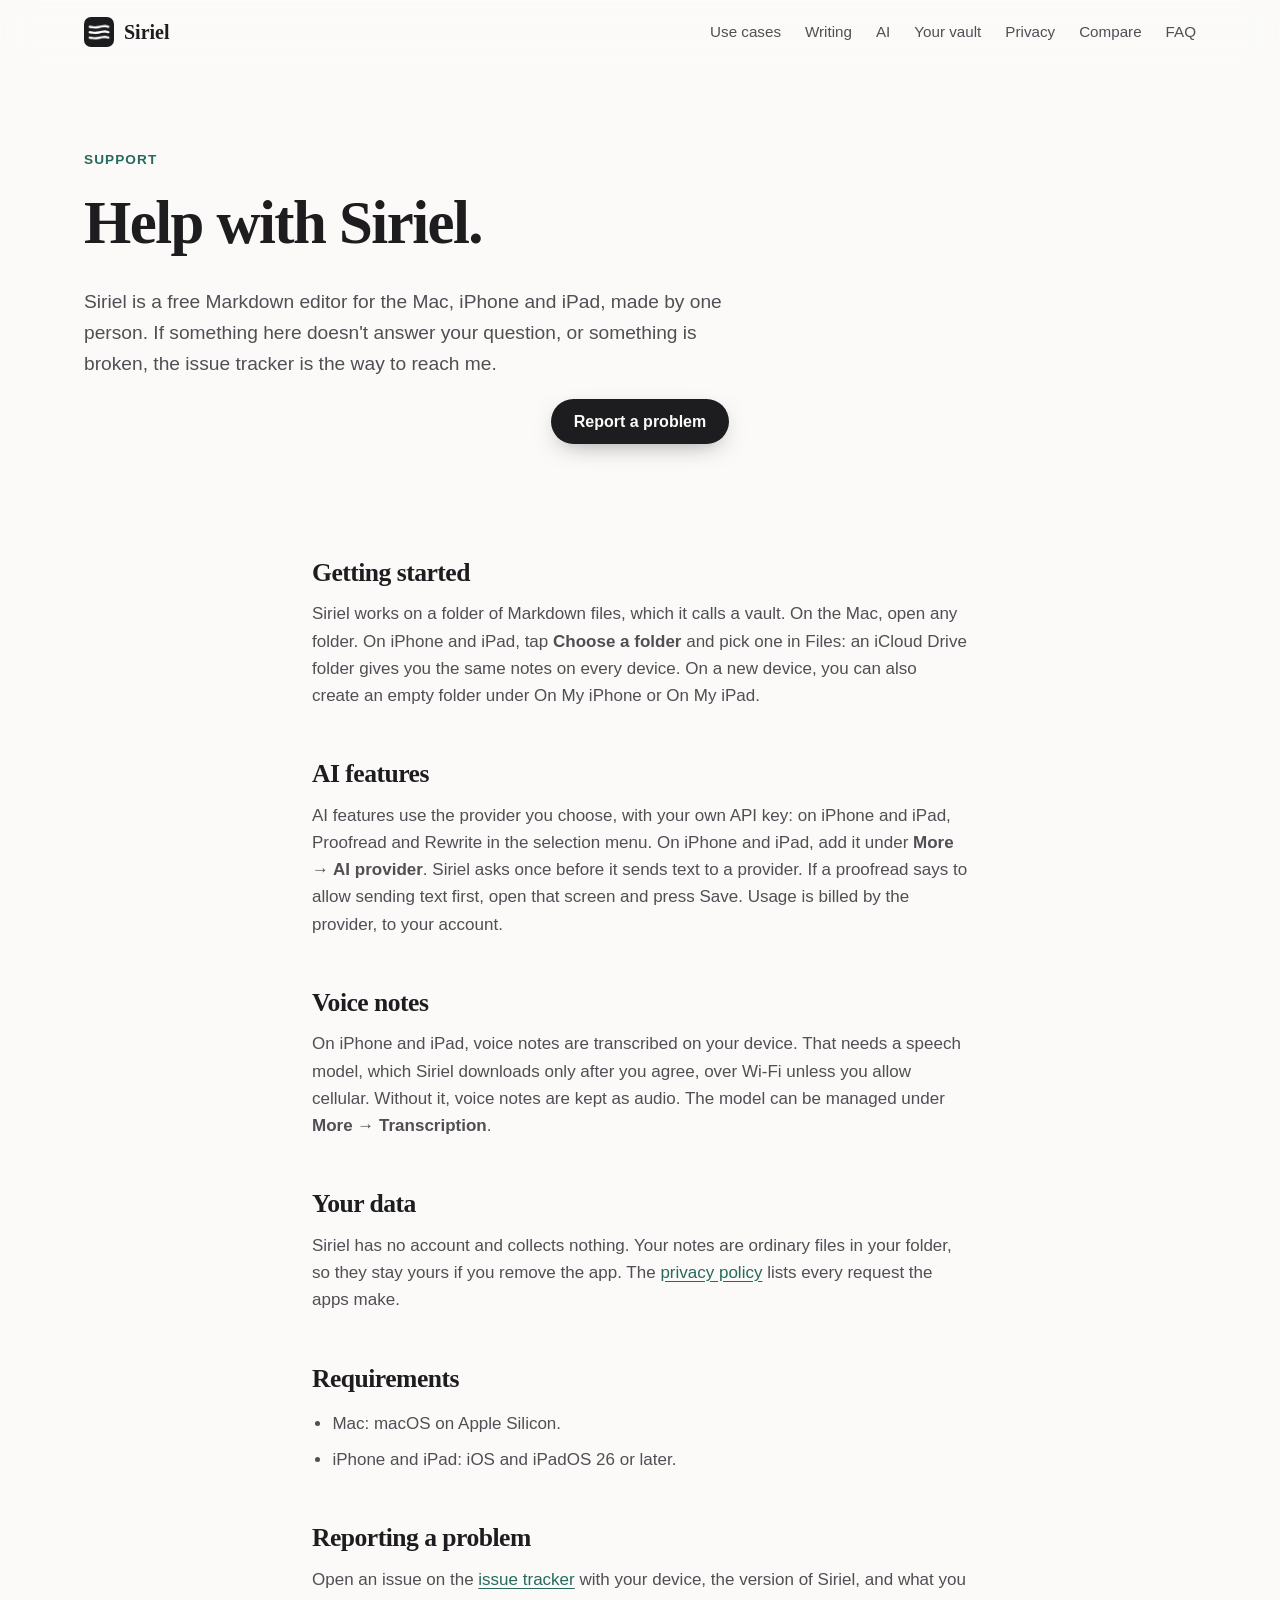
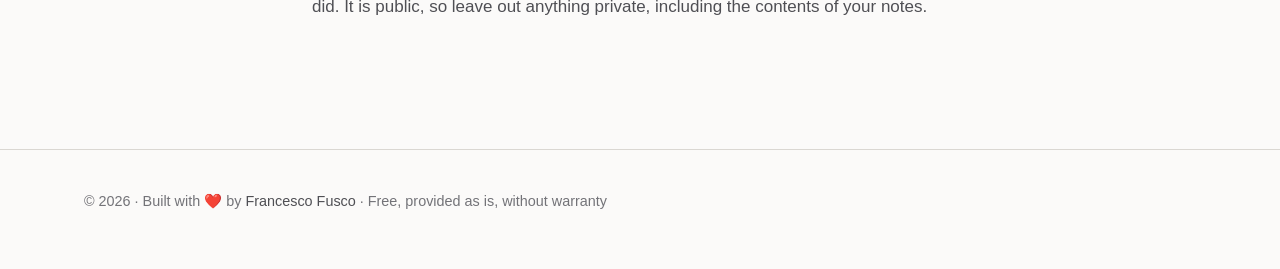
<file: support.html>
<!doctype html>
<html lang="en">
  <head>
    <meta charset="utf-8" />
    <meta name="viewport" content="width=device-width, initial-scale=1" />
    <title>Support · Siriel</title>
    <meta
      name="description"
      content="Help with Siriel on the Mac, iPhone and iPad: getting started, AI keys, voice notes, and how to report a problem."
    />
    <!-- Not linked from the site until the iPhone and iPad app is out: it is the
         App Store's support URL. Drop noindex when it gets a link. -->
    <meta name="robots" content="noindex" />
    <meta name="theme-color" content="#fbf9f6" media="(prefers-color-scheme: light)" />
    <meta name="theme-color" content="#19191b" media="(prefers-color-scheme: dark)" />
    <link rel="icon" type="image/png" href="assets/favicon.png" />
    <link rel="apple-touch-icon" href="assets/apple-touch-icon.png" />
    <link rel="stylesheet" href="styles.css" />
    <script>
      document.documentElement.classList.add('js')
    </script>
    <script src="site.js" defer></script>
  </head>
  <body>
    <a class="skip" href="#main">Skip to content</a>

    <header class="nav">
      <div class="wrap">
        <a class="brand" href="./"><img src="assets/icon-512.png" alt="" />Siriel</a>
        <ul class="nav-links">
          <li><a href="./#uses">Use cases</a></li>
          <li><a href="./#writing">Writing</a></li>
          <li><a href="./#ai">AI</a></li>
          <li><a href="./#vault">Your vault</a></li>
          <li><a href="./#privacy">Privacy</a></li>
          <li><a href="compare.html">Compare</a></li>
          <li><a href="./#faq">FAQ</a></li>
        </ul>
      </div>
    </header>

    <main id="main">
      <div class="page-hero">
        <div class="wrap">
          <span class="eyebrow">Support</span>
          <h1>Help with Siriel.</h1>
          <p class="lede">
            Siriel is a free Markdown editor for the Mac, iPhone and iPad, made by one person. If
            something here doesn't answer your question, or something is broken, the issue tracker
            is the way to reach me.
          </p>
          <div class="cta-row">
            <a
              class="btn btn-primary"
              href="https://github.com/fuscofrancesco/siriel-releases/issues"
              >Report a problem</a
            >
          </div>
        </div>
      </div>

      <section class="legal" style="padding-top: 24px">
        <div class="wrap prose">
          <h2>Getting started</h2>
          <p>
            Siriel works on a folder of Markdown files, which it calls a vault. On the Mac, open any
            folder. On iPhone and iPad, tap <strong>Choose a folder</strong> and pick one in Files:
            an iCloud Drive folder gives you the same notes on every device. On a new device, you
            can also create an empty folder under On My iPhone or On My iPad.
          </p>

          <h2>AI features</h2>
          <p>
            AI features use the provider you choose, with your own API key: on iPhone and iPad,
            Proofread and Rewrite in the selection menu. On iPhone and iPad, add it under
            <strong>More → AI provider</strong>. Siriel asks once before it sends text to a
            provider. If a proofread says to allow sending text first, open that screen and press
            Save. Usage is billed by the provider, to your account.
          </p>

          <h2>Voice notes</h2>
          <p>
            On iPhone and iPad, voice notes are transcribed on your device. That needs a speech
            model, which Siriel downloads only after you agree, over Wi-Fi unless you allow
            cellular. Without it, voice notes are kept as audio. The model can be managed under
            <strong>More → Transcription</strong>.
          </p>

          <h2>Your data</h2>
          <p>
            Siriel has no account and collects nothing. Your notes are ordinary files in your
            folder, so they stay yours if you remove the app. The
            <a href="privacy.html">privacy policy</a> lists every request the apps make.
          </p>

          <h2>Requirements</h2>
          <ul>
            <li>Mac: macOS on Apple Silicon.</li>
            <li>iPhone and iPad: iOS and iPadOS 26 or later.</li>
          </ul>

          <h2>Reporting a problem</h2>
          <p>
            Open an issue on the
            <a href="https://github.com/fuscofrancesco/siriel-releases/issues">issue tracker</a>
            with your device, the version of Siriel, and what you did. It is public, so leave out
            anything private, including the contents of your notes.
          </p>
        </div>
      </section>
    </main>

    <footer>
      <div class="wrap">
        <span
          >© <span data-year>2026</span> · Built with
          <span role="img" aria-label="love">❤️</span> by
          <a href="https://francescofusco.com">Francesco Fusco</a> · Free, provided as is, without
          warranty</span
        >
      </div>
    </footer>
  </body>
</html>
</file>
<file: styles.css>
/* Siriel website. No build step, no external requests: system fonts only.
   Tokens follow the app's own (src/renderer/styles/globals.css): warm paper,
   ink, and the teal accent. */

:root {
  color-scheme: light dark;
  --paper: hsl(36 27% 98%);
  --paper-raised: hsl(36 22% 95%);
  --paper-sunken: hsl(36 16% 91%);
  --ink: hsl(240 4% 12%);
  --ink-2: hsl(240 3% 32%);
  --ink-3: hsl(240 2% 46%);
  --rule: hsl(36 10% 84%);
  --accent: hsl(169 39% 54%);
  --accent-ink: hsl(169 48% 28%);
  --accent-wash: hsl(169 39% 54% / 0.14);
  --del: hsl(2 62% 46%);
  --del-wash: hsl(2 70% 55% / 0.12);
  --ins: hsl(150 45% 30%);
  --ins-wash: hsl(150 50% 45% / 0.15);
  --shadow: 0 1px 2px hsl(30 10% 20% / 0.06), 0 20px 50px -20px hsl(30 15% 20% / 0.28);

  --serif: ui-serif, 'New York', 'Charter', 'Iowan Old Style', 'Apple Garamond', Georgia, serif;
  --sans:
    -apple-system, BlinkMacSystemFont, 'SF Pro Text', 'Helvetica Neue', Helvetica, Arial, sans-serif;
  --mono: ui-monospace, 'SF Mono', Menlo, Consolas, monospace;

  --wrap: 1160px;
  --radius: 14px;
}

@media (prefers-color-scheme: dark) {
  :root {
    --paper: hsl(240 4% 10%);
    --paper-raised: hsl(240 4% 13%);
    --paper-sunken: hsl(240 4% 16%);
    --ink: hsl(36 20% 93%);
    --ink-2: hsl(36 8% 74%);
    --ink-3: hsl(36 5% 58%);
    --rule: hsl(240 4% 22%);
    --accent-ink: hsl(169 45% 62%);
    --accent-wash: hsl(169 39% 54% / 0.16);
    --del: hsl(2 75% 68%);
    --del-wash: hsl(2 70% 55% / 0.18);
    --ins: hsl(150 45% 64%);
    --ins-wash: hsl(150 50% 45% / 0.2);
    --shadow: 0 1px 2px hsl(0 0% 0% / 0.3), 0 24px 60px -24px hsl(0 0% 0% / 0.7);
  }
}

*,
*::before,
*::after {
  box-sizing: border-box;
}

html {
  scroll-behavior: smooth;
  -webkit-text-size-adjust: 100%;
}

@media (prefers-reduced-motion: reduce) {
  html {
    scroll-behavior: auto;
  }
}

body {
  margin: 0;
  background: var(--paper);
  color: var(--ink);
  font: 17px/1.6 var(--sans);
  -webkit-font-smoothing: antialiased;
  text-rendering: optimizeLegibility;
}

img {
  max-width: 100%;
  height: auto;
  display: block;
}

a {
  color: var(--accent-ink);
  text-underline-offset: 3px;
}

h1,
h2,
h3 {
  font-family: var(--serif);
  font-weight: 600;
  line-height: 1.12;
  letter-spacing: -0.01em;
  margin: 0 0 0.5em;
  text-wrap: balance;
}

h1 {
  font-size: clamp(2.6rem, 6vw, 4.6rem);
  letter-spacing: -0.025em;
}

h2 {
  font-size: clamp(2rem, 4vw, 3rem);
  letter-spacing: -0.02em;
}

h3 {
  font-size: 1.35rem;
}

p {
  margin: 0 0 1em;
  text-wrap: pretty;
}

code,
kbd {
  font-family: var(--mono);
  font-size: 0.86em;
  background: var(--paper-sunken);
  padding: 0.12em 0.38em;
  border-radius: 5px;
}

.wrap {
  max-width: var(--wrap);
  margin: 0 auto;
  padding: 0 24px;
}

.skip {
  position: absolute;
  left: -9999px;
}

.skip:focus {
  left: 16px;
  top: 16px;
  z-index: 100;
  background: var(--paper);
  padding: 8px 12px;
  border-radius: 8px;
}

:focus-visible {
  outline: 2px solid var(--accent);
  outline-offset: 3px;
}

/* ---------- Nav ---------- */

.nav {
  position: sticky;
  top: 0;
  z-index: 50;
  background: color-mix(in srgb, var(--paper) 82%, transparent);
  backdrop-filter: saturate(160%) blur(14px);
  -webkit-backdrop-filter: saturate(160%) blur(14px);
  border-bottom: 1px solid transparent;
  transition: border-color 0.2s;
}

.nav.scrolled {
  border-bottom-color: var(--rule);
}

.nav .wrap {
  display: flex;
  align-items: center;
  gap: 28px;
  height: 64px;
}

.brand {
  display: flex;
  align-items: center;
  gap: 10px;
  font-family: var(--serif);
  font-weight: 600;
  font-size: 1.25rem;
  color: var(--ink);
  text-decoration: none;
  margin-right: auto;
}

.brand img {
  width: 30px;
  height: 30px;
  border-radius: 7px;
}

.nav-links {
  display: flex;
  gap: 24px;
  list-style: none;
  margin: 0;
  padding: 0;
}

.nav-links a {
  color: var(--ink-2);
  text-decoration: none;
  font-size: 0.95rem;
}

.nav-links a:hover {
  color: var(--ink);
}

@media (max-width: 860px) {
  .nav-links {
    display: none;
  }
}

/* ---------- Buttons ---------- */

.btn {
  display: inline-flex;
  align-items: center;
  gap: 10px;
  padding: 12px 22px;
  border-radius: 999px;
  font: 600 1rem/1.2 var(--sans);
  text-decoration: none;
  border: 1px solid transparent;
  cursor: pointer;
  transition:
    transform 0.15s,
    background 0.15s,
    box-shadow 0.15s;
}

.btn:active {
  transform: translateY(1px);
}

.btn-primary {
  background: var(--ink);
  color: var(--paper);
  box-shadow: 0 8px 24px -10px hsl(240 4% 12% / 0.5);
}

.btn-primary:hover {
  background: color-mix(in srgb, var(--ink) 86%, var(--accent));
}

.btn-ghost {
  color: var(--ink);
  border-color: var(--rule);
  background: transparent;
}

.btn-ghost:hover {
  background: var(--paper-raised);
}

.btn-small {
  padding: 8px 16px;
  font-size: 0.9rem;
}

.btn svg {
  width: 18px;
  height: 18px;
  flex: none;
}

/* ---------- Hero ---------- */

.hero {
  padding: 88px 0 40px;
  text-align: center;
}

.eyebrow {
  display: inline-block;
  font-size: 0.85rem;
  font-weight: 600;
  letter-spacing: 0.08em;
  text-transform: uppercase;
  color: var(--accent-ink);
  margin-bottom: 18px;
}

.hero .subtitle {
  margin: -8px 0 28px;
  font-size: 1.15rem;
  color: var(--ink-2);
}

.hero h1 {
  max-width: 20ch;
  margin: 0 auto 24px;
}

.hero .lede {
  max-width: 40rem;
  margin: 0 auto 36px;
  font-size: 1.2rem;
  color: var(--ink-2);
}

.cta-row {
  display: flex;
  gap: 14px;
  justify-content: center;
  flex-wrap: wrap;
}

.cta-meta {
  margin-top: 16px;
  font-size: 0.88rem;
  color: var(--ink-3);
}

.shot {
  border-radius: var(--radius);
  overflow: hidden;
  border: 1px solid var(--rule);
  box-shadow: var(--shadow);
  background: var(--paper-raised);
}

.hero .shot {
  margin: 64px auto 0;
  max-width: min(1100px, 100%);
}

/* ---------- Proof strip ---------- */

.strip {
  display: grid;
  grid-template-columns: repeat(4, 1fr);
  gap: 24px;
  padding: 56px 0 24px;
  border-bottom: 1px solid var(--rule);
}

.strip div {
  font-size: 0.95rem;
  color: var(--ink-2);
}

.strip strong {
  display: block;
  color: var(--ink);
  font-family: var(--serif);
  font-size: 1.15rem;
  font-weight: 600;
  margin-bottom: 4px;
}

@media (max-width: 860px) {
  .strip {
    grid-template-columns: 1fr 1fr;
  }
}

/* ---------- Sections ---------- */

section {
  padding: 112px 0;
}

section + section {
  border-top: 1px solid var(--rule);
}

.section-head {
  max-width: 44rem;
  margin-bottom: 56px;
}

.section-head.center {
  margin-left: auto;
  margin-right: auto;
  text-align: center;
}

.section-head p {
  font-size: 1.15rem;
  color: var(--ink-2);
}

.split {
  display: grid;
  grid-template-columns: 5fr 7fr;
  gap: 64px;
  align-items: center;
}

.split.flip {
  grid-template-columns: 7fr 5fr;
}

.split.flip > :first-child {
  order: 2;
}

@media (max-width: 960px) {
  .split,
  .split.flip {
    grid-template-columns: 1fr;
    gap: 40px;
  }

  .split.flip > :first-child {
    order: 0;
  }
}

.ticks {
  list-style: none;
  padding: 0;
  margin: 24px 0 0;
}

.ticks li {
  position: relative;
  padding-left: 30px;
  margin-bottom: 14px;
  color: var(--ink-2);
}

.ticks li strong {
  color: var(--ink);
}

.ticks li::before {
  content: '';
  position: absolute;
  left: 0;
  top: 0.45em;
  width: 16px;
  height: 16px;
  border-radius: 50%;
  background: var(--accent-wash);
  box-shadow: inset 0 0 0 1.5px var(--accent);
}

.ticks li::after {
  content: '';
  position: absolute;
  left: 5px;
  top: calc(0.45em + 4px);
  width: 6px;
  height: 4px;
  border-left: 1.5px solid var(--accent-ink);
  border-bottom: 1.5px solid var(--accent-ink);
  transform: rotate(-45deg);
}

.grid {
  display: grid;
  grid-template-columns: repeat(3, 1fr);
  gap: 20px;
}

.grid.two {
  grid-template-columns: repeat(2, 1fr);
}

@media (max-width: 960px) {
  .grid {
    grid-template-columns: 1fr 1fr;
  }
}

@media (max-width: 640px) {
  .grid,
  .grid.two {
    grid-template-columns: 1fr;
  }
}

.card {
  background: var(--paper-raised);
  border: 1px solid var(--rule);
  border-radius: var(--radius);
  padding: 28px;
}

.card h3 {
  margin-bottom: 10px;
}

.card p {
  color: var(--ink-2);
  margin: 0;
  font-size: 0.98rem;
}

.card .kicker {
  display: inline-block;
  font: 600 0.78rem/1 var(--mono);
  color: var(--accent-ink);
  background: var(--accent-wash);
  padding: 6px 8px;
  border-radius: 6px;
  margin-bottom: 16px;
}

/* ---------- Diff demo ---------- */

.demo {
  background: var(--paper-raised);
  border: 1px solid var(--rule);
  border-radius: var(--radius);
  box-shadow: var(--shadow);
  padding: 26px;
  max-width: 560px;
  justify-self: center;
  width: 100%;
}

.demo-head {
  display: flex;
  justify-content: space-between;
  align-items: center;
  margin-bottom: 14px;
  font-size: 0.85rem;
  color: var(--ink-3);
}

.tag {
  font: 600 0.72rem/1 var(--sans);
  letter-spacing: 0.06em;
  text-transform: uppercase;
  padding: 5px 8px;
  border-radius: 6px;
  color: hsl(36 60% 36%);
  background: hsl(36 70% 55% / 0.16);
}

@media (prefers-color-scheme: dark) {
  .tag {
    color: hsl(36 70% 68%);
  }
}

.tag.beta {
  display: inline-block;
  margin: 0 6px 0 8px;
  padding: 3px 6px;
  font-size: 0.65rem;
  vertical-align: 2px;
}

.providers + .fineprint {
  max-width: 44rem;
  margin: 24px auto 0;
  text-align: center;
}

.demo-note {
  margin: 0 0 14px;
  font-size: 0.98rem;
}

.demo-body {
  background: var(--paper);
  border: 1px solid var(--rule);
  border-radius: 10px;
  padding: 16px 18px;
  font-size: 1.02rem;
  line-height: 1.75;
}

.hunk {
  all: unset;
  cursor: pointer;
  border-radius: 4px;
}

.hunk:focus-visible {
  outline: 2px solid var(--accent);
}

.hunk del {
  color: var(--del);
  background: var(--del-wash);
  text-decoration-thickness: 1.5px;
  border-radius: 3px;
  padding: 0 2px;
}

.hunk ins {
  color: var(--ins);
  background: var(--ins-wash);
  text-decoration: none;
  border-radius: 3px;
  padding: 0 2px;
}

.hunk[aria-pressed='false'] ins {
  display: none;
}

.hunk[aria-pressed='false'] del {
  color: inherit;
  background: transparent;
  text-decoration: none;
  box-shadow: inset 0 -1.5px 0 var(--rule);
  padding: 0;
}

.demo-body.applied .hunk {
  cursor: default;
}

.demo-body.applied del,
.demo-body.applied .hunk[aria-pressed='false'] del {
  display: none;
}

.demo-body.applied .hunk[aria-pressed='false'] del {
  display: inline;
  box-shadow: none;
}

.demo-body.applied ins {
  background: transparent;
  color: inherit;
  padding: 0;
}

.demo-actions {
  display: flex;
  gap: 10px;
  margin-top: 16px;
  align-items: center;
}

.demo-actions button {
  font: 600 0.9rem/1 var(--sans);
  padding: 9px 14px;
  border-radius: 8px;
  border: 0;
  cursor: pointer;
}

.demo-accept {
  color: var(--ins);
  background: var(--ins-wash);
}

.demo-reject {
  color: var(--del);
  background: var(--del-wash);
}

.demo-hint {
  margin-left: auto;
  font-size: 0.82rem;
  color: var(--ink-3);
}

/* ---------- Providers ---------- */

.providers {
  display: grid;
  grid-template-columns: repeat(4, 1fr);
  gap: 12px;
  margin-top: 40px;
}

.providers div {
  border: 1px solid var(--rule);
  border-radius: 12px;
  padding: 16px 18px;
  background: var(--paper-raised);
}

.providers strong {
  display: block;
  font-size: 1rem;
}

.providers span {
  font-size: 0.85rem;
  color: var(--ink-3);
}

@media (max-width: 860px) {
  .providers {
    grid-template-columns: 1fr 1fr;
  }
}

/* ---------- Gallery ---------- */

.gallery {
  display: grid;
  grid-template-columns: 1fr 1fr;
  gap: 28px;
}

.gallery figure {
  margin: 0;
}

.gallery figcaption {
  margin-top: 16px;
  color: var(--ink-2);
  font-size: 0.98rem;
}

.gallery figcaption strong {
  color: var(--ink);
}

@media (max-width: 860px) {
  .gallery {
    grid-template-columns: 1fr;
  }
}

/* ---------- Comparison ---------- */

.table-scroll {
  overflow-x: auto;
  border: 1px solid var(--rule);
  border-radius: var(--radius);
  background: var(--paper-raised);
}

table.compare {
  width: 100%;
  border-collapse: collapse;
  min-width: 760px;
  font-size: 0.95rem;
}

.compare th,
.compare td {
  padding: 14px 16px;
  text-align: left;
  border-bottom: 1px solid var(--rule);
  vertical-align: top;
}

.compare thead th {
  font-family: var(--serif);
  font-size: 1.05rem;
  font-weight: 600;
  background: var(--paper-sunken);
}

.compare tbody th {
  font-weight: 500;
  color: var(--ink);
  width: 24%;
}

.compare td {
  color: var(--ink-2);
}

.compare .us {
  background: var(--accent-wash);
  color: var(--ink);
}

.compare tr:last-child th,
.compare tr:last-child td {
  border-bottom: 0;
}

.yes {
  color: var(--ins);
  font-weight: 600;
}

.no {
  color: var(--ink-3);
}

.fineprint {
  font-size: 0.85rem;
  color: var(--ink-3);
  margin-top: 16px;
}

/* ---------- FAQ ---------- */

.faq {
  max-width: 46rem;
  margin: 0 auto;
}

.faq details {
  border-bottom: 1px solid var(--rule);
  padding: 20px 0;
}

.faq summary {
  cursor: pointer;
  font-family: var(--serif);
  font-size: 1.2rem;
  font-weight: 600;
  list-style: none;
  display: flex;
  justify-content: space-between;
  gap: 16px;
}

.faq summary::-webkit-details-marker {
  display: none;
}

.faq summary::after {
  content: '+';
  font-family: var(--sans);
  font-weight: 400;
  color: var(--ink-3);
  transition: transform 0.2s;
}

.faq details[open] summary::after {
  transform: rotate(45deg);
}

.faq details p {
  margin: 14px 0 0;
  color: var(--ink-2);
}

/* ---------- Final CTA ---------- */

.final {
  text-align: center;
  background: radial-gradient(60% 80% at 50% 0%, var(--accent-wash), transparent 70%), var(--paper);
}

.final img.icon {
  width: 96px;
  height: 96px;
  margin: 0 auto 28px;
  border-radius: 22px;
  box-shadow: var(--shadow);
}

.final p {
  color: var(--ink-2);
  font-size: 1.15rem;
  max-width: 34rem;
  margin: 0 auto 32px;
}

/* ---------- Footer ---------- */

footer {
  border-top: 1px solid var(--rule);
  padding: 40px 0 56px;
  font-size: 0.9rem;
  color: var(--ink-3);
}

footer .wrap {
  display: flex;
  justify-content: space-between;
  gap: 24px;
  flex-wrap: wrap;
}

footer nav {
  display: flex;
  gap: 20px;
  flex-wrap: wrap;
}

footer a {
  color: var(--ink-2);
  text-decoration: none;
}

footer a:hover {
  color: var(--ink);
}

/* ---------- Compare page ---------- */

.page-hero {
  padding: 80px 0 40px;
}

.page-hero h1 {
  font-size: clamp(2.4rem, 5vw, 3.8rem);
  max-width: 18ch;
}

.page-hero .lede {
  font-size: 1.2rem;
  color: var(--ink-2);
  max-width: 42rem;
}

.versus {
  display: grid;
  grid-template-columns: 1fr 1fr;
  gap: 20px;
  margin-top: 28px;
}

.versus .card h3 {
  font-size: 1.05rem;
  font-family: var(--sans);
  letter-spacing: 0;
}

@media (max-width: 760px) {
  .versus {
    grid-template-columns: 1fr;
  }
}

.prose {
  max-width: 44rem;
}

.prose p {
  color: var(--ink-2);
}

/* Privacy and support: long pages of short sections. */
.legal h2 {
  font-size: 1.6rem;
  margin-top: 2em;
}

.legal ul {
  color: var(--ink-2);
  padding-left: 1.2em;
}

.legal li + li {
  margin-top: 0.5em;
}

/* ---------- Reveal ---------- */

.js .reveal {
  opacity: 0;
  transform: translateY(16px);
  transition:
    opacity 0.7s ease,
    transform 0.7s ease;
}

.js .reveal.in {
  opacity: 1;
  transform: none;
}

@media (prefers-reduced-motion: reduce) {
  .js .reveal {
    opacity: 1;
    transform: none;
    transition: none;
  }
}

@media (max-width: 640px) {
  body {
    font-size: 16px;
  }

  .wrap {
    padding: 0 16px;
  }

  section {
    padding: 80px 0;
  }

  .hero {
    padding-top: 56px;
  }

  .nav .btn-small {
    padding: 7px 12px;
  }
}

/* The row labels stay put while a narrow screen scrolls the table sideways. */
.compare tbody th,
.compare thead th:first-child {
  position: sticky;
  left: 0;
  z-index: 1;
  background: var(--paper-raised);
}

.compare thead th:first-child {
  background: var(--paper-sunken);
}

@media (max-width: 640px) {
  .compare tbody th {
    width: auto;
    min-width: 140px;
    box-shadow: 1px 0 0 var(--rule);
  }
}
</file>
